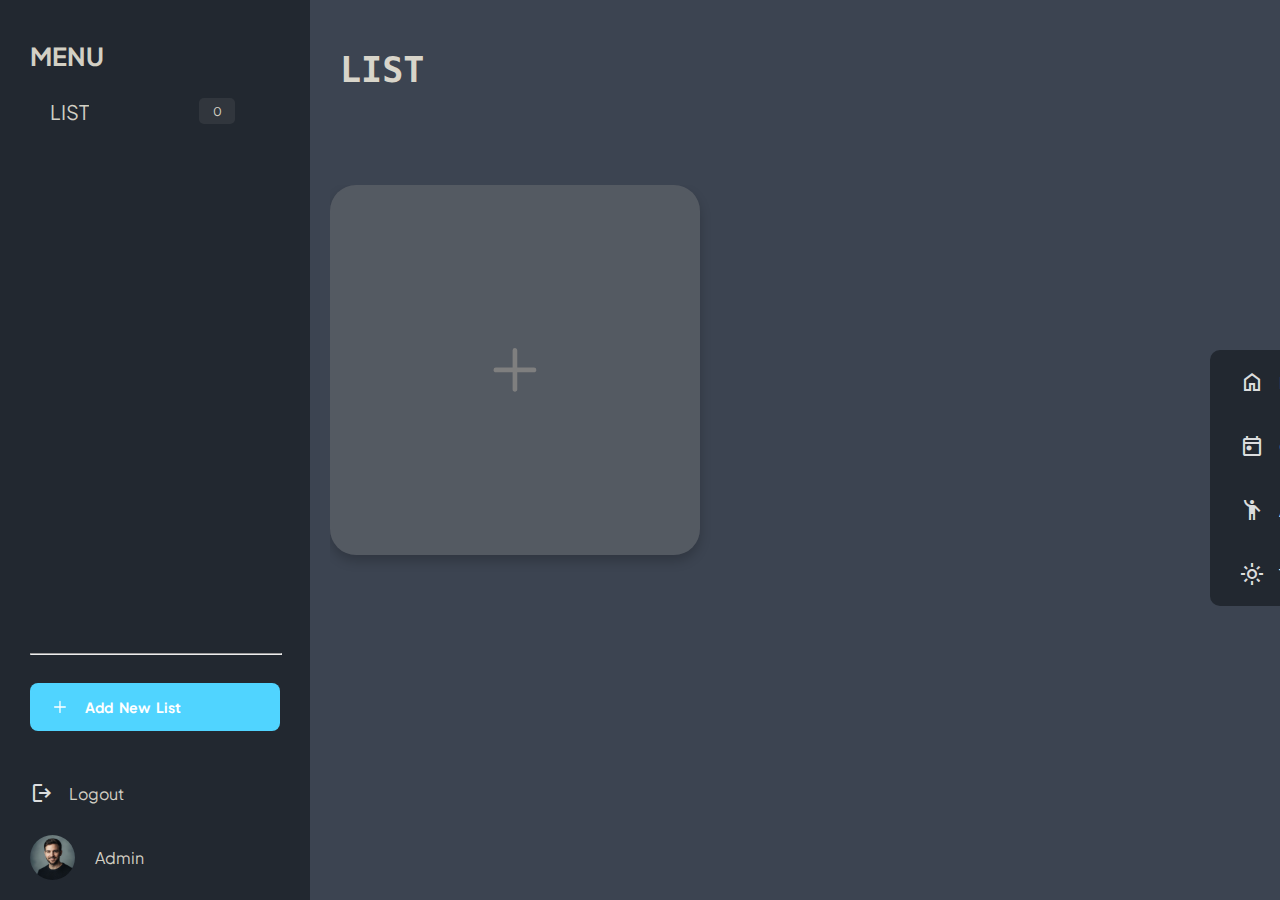
<file: todo/index.html>
<!doctype html>
<html data-theme="dark">
	<head>
		<meta name="viewport" content="width=device-width, initial-scale=1.0">
		<link rel="stylesheet" href="./index.css"/>
		<script src="./index.js"/ defer></script>
		<style>
		@import url('https://fonts.googleapis.com/css2?family=Caveat&family=Inter&family=Plus+Jakarta+Sans:ital,wght@0,200..800;1,200..800&display=swap');
		</style>
		<link href="https://fonts.googleapis.com/css2?family=Material+Symbols+Outlined" rel="stylesheet">
		<link href="https://fonts.googleapis.com/icon?family=Material+Icons" rel="stylesheet">
	</head>
	<body>
		<nav class="left-nav">
			<p class="tasks-text">MENU</p>
			<ul id="left-navbar" class="left-navbar">
				<a list="35fd7e4c-5e49-4b36-8d81-f9da7b66bc82" href="javascript:update_current_list('35fd7e4c-5e49-4b36-8d81-f9da7b66bc82')" class="list-item" >
					<li id="35fd7e4c-5e49-4b36-8d81-f9da7b66bc82_nav_title">LIST</li>
					<p id="35fd7e4c-5e49-4b36-8d81-f9da7b66bc82_num" class="tasks-num">0</p>
					<div class="setting" style="position: relative;" onclick="alert('This Can\'t be Deleted!')">
						<svg version="1.1" xmlns="http://www.w3.org/2000/svg" xmlns:xlink="http://www.w3.org/1999/xlink" viewBox="0 0 640 640" style="" xml:space="preserve"><path fill="rgb(225 94 106)" d="M183.1 137.4C170.6 124.9 150.3 124.9 137.8 137.4C125.3 149.9 125.3 170.2 137.8 182.7L275.2 320L137.9 457.4C125.4 469.9 125.4 490.2 137.9 502.7C150.4 515.2 170.7 515.2 183.2 502.7L320.5 365.3L457.9 502.6C470.4 515.1 490.7 515.1 503.2 502.6C515.7 490.1 515.7 469.8 503.2 457.3L365.8 320L503.1 182.6C515.6 170.1 515.6 149.8 503.1 137.3C490.6 124.8 470.3 124.8 457.8 137.3L320.5 274.7L183.1 137.4z"></path></svg>
					</div>
				</a>
			</ul>
			<hr>
			<a id="add-list-item" href="javascript:create_new_nav_option()" class="add-list">
				<div id="new-list" class="new-list">
				    <svg viewBox="0 0 16 16" class="plus-symbol" style="width:30px;height:14px; display:flex; fill: rgb(255,255,255);">
					<path d="M7.977 14.963c.407 0 .747-.324.747-.723V8.72h5.362c.399 0 .74-.34.74-.747a.746.746 0 00-.74-.738H8.724V1.706c0-.398-.34-.722-.747-.722a.732.732 0 00-.739.722v5.529h-5.37a.746.746 0 00-.74.738c0 .407.341.747.74.747h5.37v5.52c0 .399.332.723.739.723z"></path>
				    </svg>
				    <p>Add New List</p>
				</div>
			</a>
			<a href="/Web1201/login/login.html"class="logout">
			<span class="material-symbols-outlined">
			    logout
			 </span>
			 Logout
			</a>
			<div class="profile">
				<a href="#">
					<img src="../images/john_doe.jpg">
					<p>Admin</p>
				</a>
			</div>
		</nav>
		<div class="main-container">
			<textarea wrap="off" placeholder="LIST NAME" maxlength="30" class="title" id="title"></textarea>
			<div class="notes_container" id="notes_container">
				<div class="plus_more" id="plus_symbol">
						<svg  role="graphics-symbol" viewBox="0 0 16 16" class="plus-symbol" style="width:50px; fill: rgb(127, 127, 127); flex-shrink: 0;"><path d="M7.977 14.963c.407 0 .747-.324.747-.723V8.72h5.362c.399 0 .74-.34.74-.747a.746.746 0 00-.74-.738H8.724V1.706c0-.398-.34-.722-.747-.722a.732.732 0 00-.739.722v5.529h-5.37a.746.746 0 00-.74.738c0 .407.341.747.74.747h5.37v5.52c0 .399.332.723.739.723z"></svg></path>
				</div>
				<nav class="right-nav">
					<ul class="right-ul">
						<li><a class="right-ul-li" href="/Web1201/main-page/main-page.html"><span class="material-symbols-outlined">home</span>Home</a></li>
						<li><a class="right-ul-li"href="#"><span class="material-symbols-outlined">today</span>Calendar</a></li>
						<li><a class="right-ul-li" href="/Web1201/about.html"><span class="material-symbols-outlined">emoji_people</span>About Us</a></li>
						<li><a id="theme-toggle" class="right-ul-li" href="javascript:change_theme()"><span class="material-symbols-outlined">light_mode</span>Theme</a></li>
					</ul>
				</nav>
			</div>
	</body>

</html>
</file>
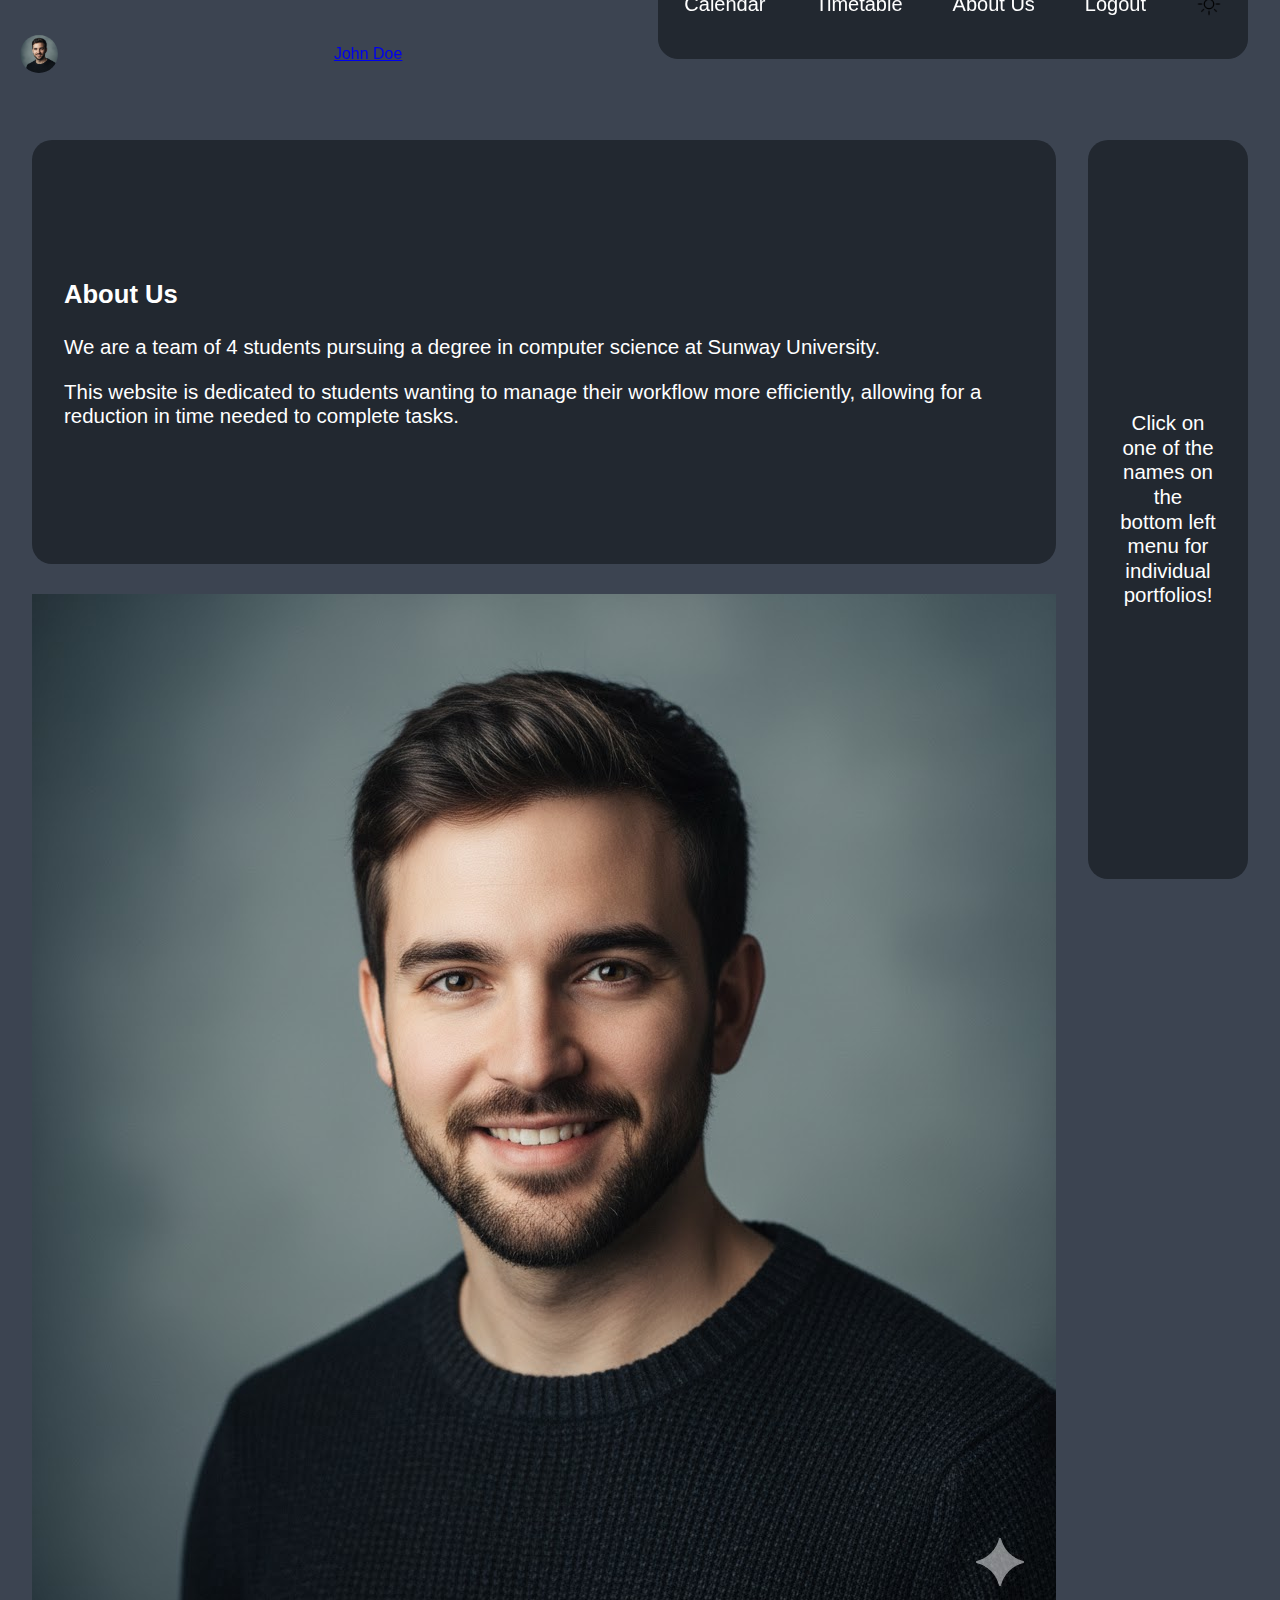
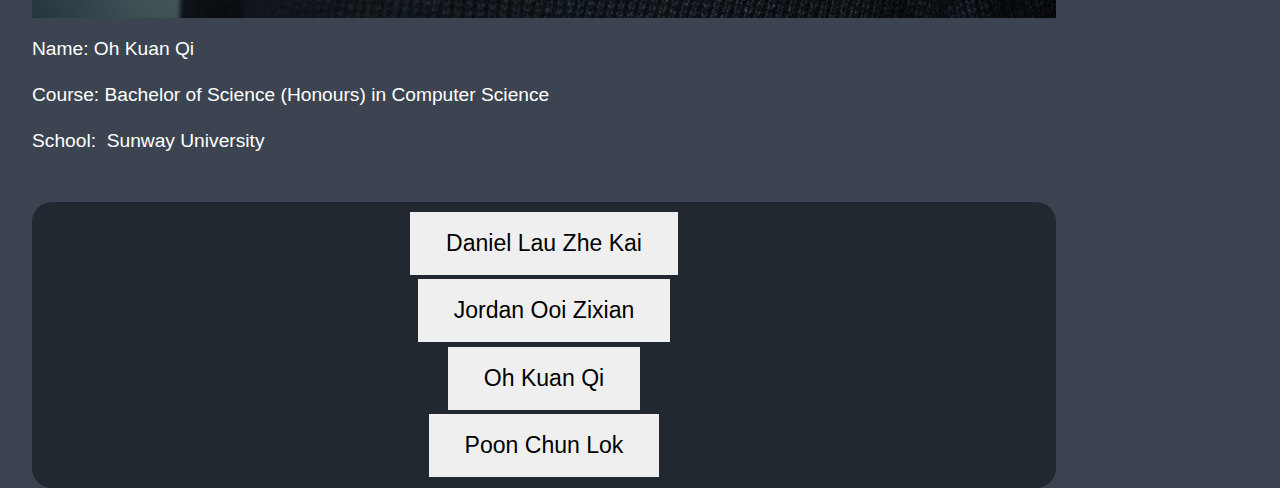
<file: about1.html>
<html>
    <head>
        <meta name="viewport" content="width=device-width, initial-scale=1.0">
        <!-- Light mode favicon -->
        <link rel="icon" href="images/home_light.png" type="image/x-icon" media="(prefers-color-scheme: light)">
        <!-- Dark mode favicon -->
        <link rel="icon" href="images/home_dark.png" type="image/x-icon" media="(prefers-color-scheme: dark)">
        <link rel="icon" type="image/png" href="images/home.png">
        <title>About</title>
        <link rel="stylesheet" href="style_about.css">
    </head>
    <body>
        <button onclick="topFunction()" id="myBtn" title="Go to top"><i class="arrow up"></i></button>
        <div class="nav">
                    <a href="#" style="padding: 10px 20px;"><img src="images/john_doe.jpg"></a>
                    <a href="#" class="name" style="padding: 20px 0">John Doe</a>
                <div class="right" id="myNav1">
                    <a href="#">Calendar</a>
                    <a href="#">Timetable</a>
                    <a href="#">About Us</a>
                    <a href="#">Logout</a>
                    <a id="darkModeToggle" href="#"><img id="themeIcon" src="images/bright.png"></a>
                </div>
        </div>
            <div id="container">
                <div id="left_side">
                    <div id="about">
                        <div>
                            <p class="header">About Us</p>
                            <p class="description">We are a team of 4 students pursuing a degree in computer science at Sunway University.</p>
                            <p class="description">This website is dedicated to students wanting to manage their workflow more efficiently, allowing for a reduction in time needed to complete tasks.</p>
                        </div>
                    </div>
                    <div id="personal_about">
                        <img src="images/john_doe.jpg" alt="Image">
                        <p class="details">Name:&nbsp;Oh Kuan Qi
                        <br><br>Course:&nbsp;Bachelor of Science (Honours) in Computer Science
                        <br><br>School: &nbsp;Sunway University</p>
                    </div>
                    <div id="members">
                        <button id="mem_button1" class="mem_button1">Daniel Lau Zhe Kai</button>
                        <button id="mem_button2" class="mem_button2">Jordan Ooi Zixian</button>
                        <button id="mem_button3" class="mem_button3" onclick="toggleContent3()">Oh Kuan Qi</button>
                        <button id="mem_button4" class="mem_button4">Poon Chun Lok</button>
                    </div>
                </div>
                <div id="right_side">
                    <div id="start" class="start">
                        <p class="description">Click on one of the names on the bottom left menu for individual portfolios!</p>
                    </div>
                    <div id="profile3" class="profile3">
                        <p class="header">About</p>
                        <p class="description">Born and raised in Malaysia,&nbsp;I have been actively involved in computing and robotics since childhood. My journey began in 2014&nbsp;with the creation of my first website,&nbsp;which ignited a lasting passion for the Web.
                        <br><br>Since then,&nbsp;I have driven technological advancements within my secondary school through numerous computing projects. For example,&nbsp;in my third year,&nbsp;my friends and I developed a co-curricular activities database system. 
                        This project was a hands-on introduction to PHP,&nbsp;MySQL,&nbsp;and JavaScript,&nbsp;where I dove into problem-solving and troubleshooting. The success of digitally recording attendance cemented my interest and proficiency in back-end programming.
                        <br><br>Ultimately,&nbsp;these experiences have solidified my passion for innovation and my aspiration to leverage technology to build a more sustainable world. I aim to create solutions that bridge societal gaps. 
                        By combining my technical expertise with my leadership skills,&nbsp;I am confident in my ability to make a meaningful difference in everyday lives.</p>
                            <div id="education" class="education">
                                <p class="header">Education</p>
                                <div id="grid-container1" class="grid-container1">
                                    <div id="box1" class="box1">
                                        <p id="desc1" class="desc1">Cambridge A-Level</p>
                                        <p id="desc1" class="desc1">Taylor's College,&nbsp;Malaysia&nbsp;
                                        <p id="desc1" class="desc1">2022&nbsp;-&nbsp;2023</p>
                                    </div>
                                    <div id="box2" class="box2">
                                        <p id="desc1" class="desc1">Bachelor of Science (Honours) in Computer Science</p>
                                        <p id="desc1" class="desc1">Sunway University,&nbsp;Malaysia</p>
                                        <p id="desc1" class="desc1">2025&nbsp;-&nbsp;present</p>
                                    </div>
                                    <div id="box3" class="box3">
                                        <p id="desc1" class="desc1">IELTS</p>
                                        <p id="desc1" class="desc1">British Council,&nbsp;Malaysia</p>
                                        <p id="desc1" class="desc1">2023</p>
                                    </div>
                                </div>
                            </div>
                    </div>
                </div>
            </div> 
        <script src="script_about1.js"></script>
    </body>
</file>
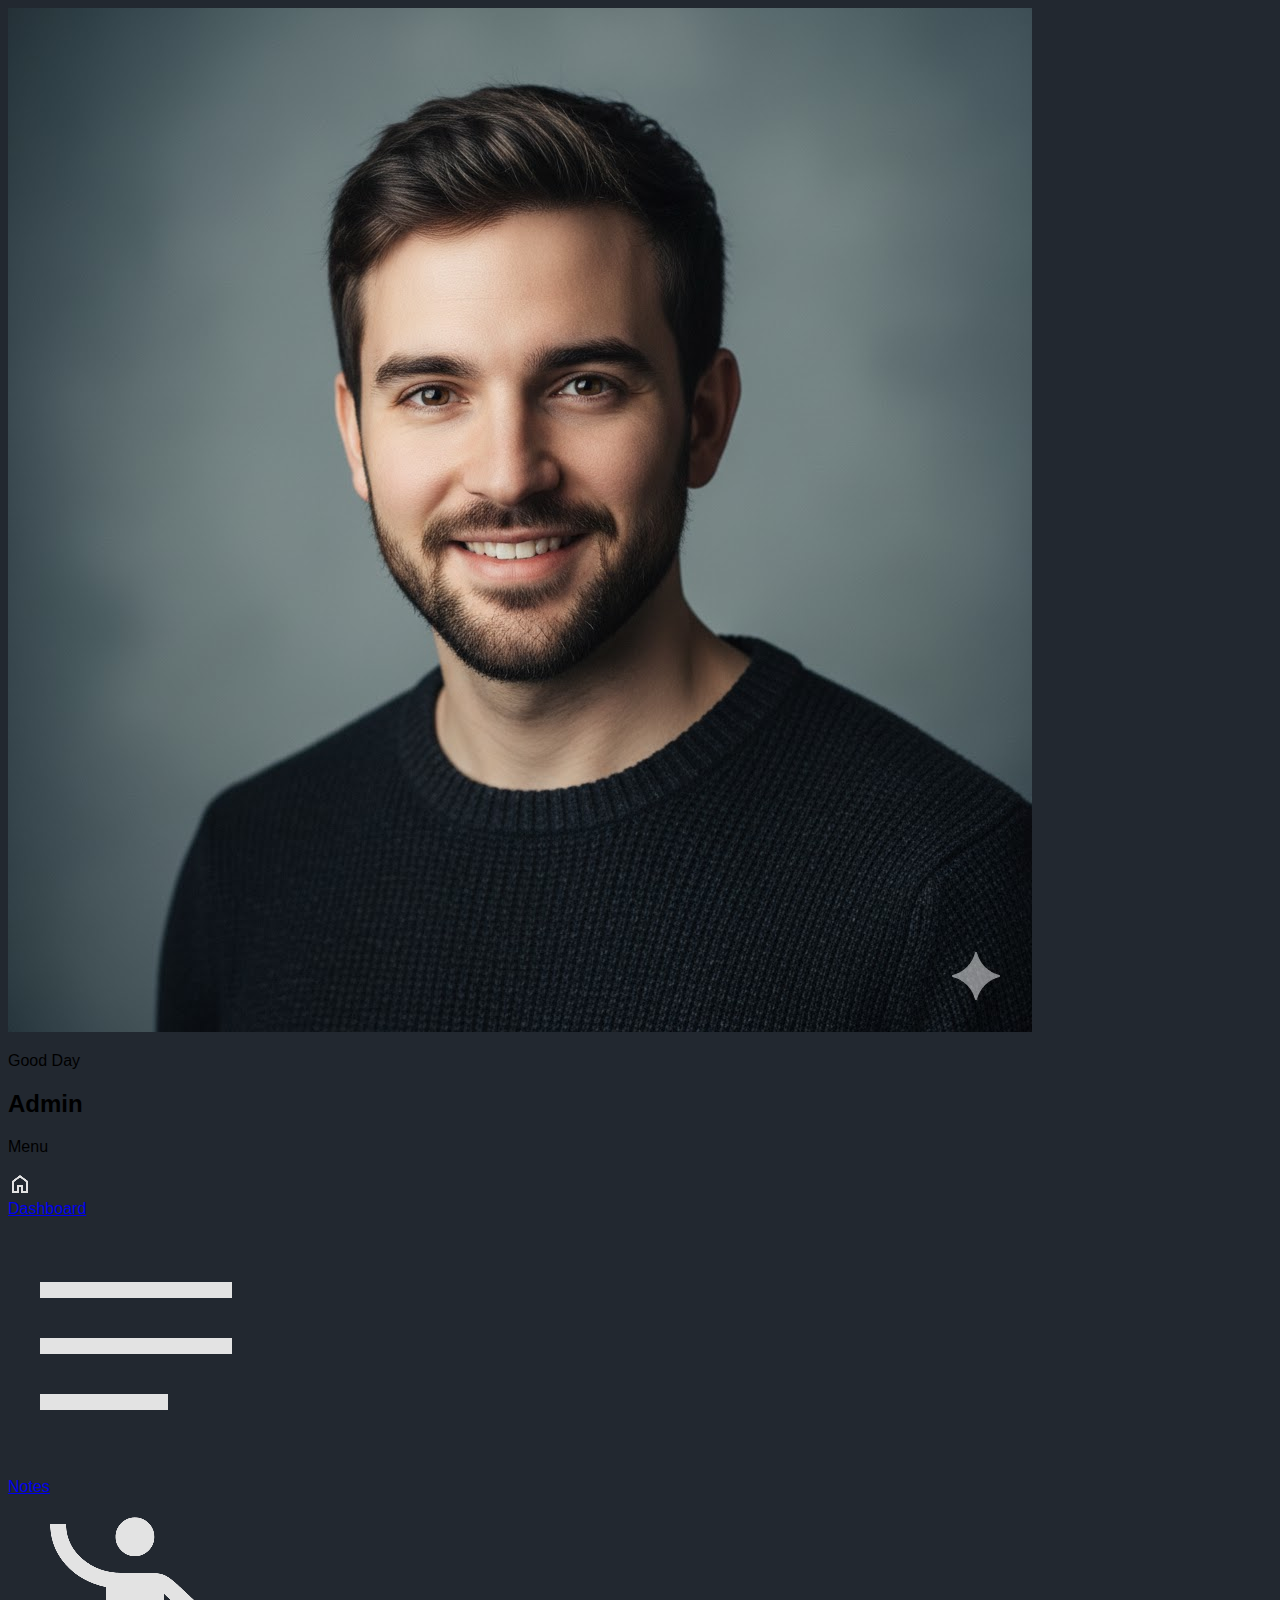
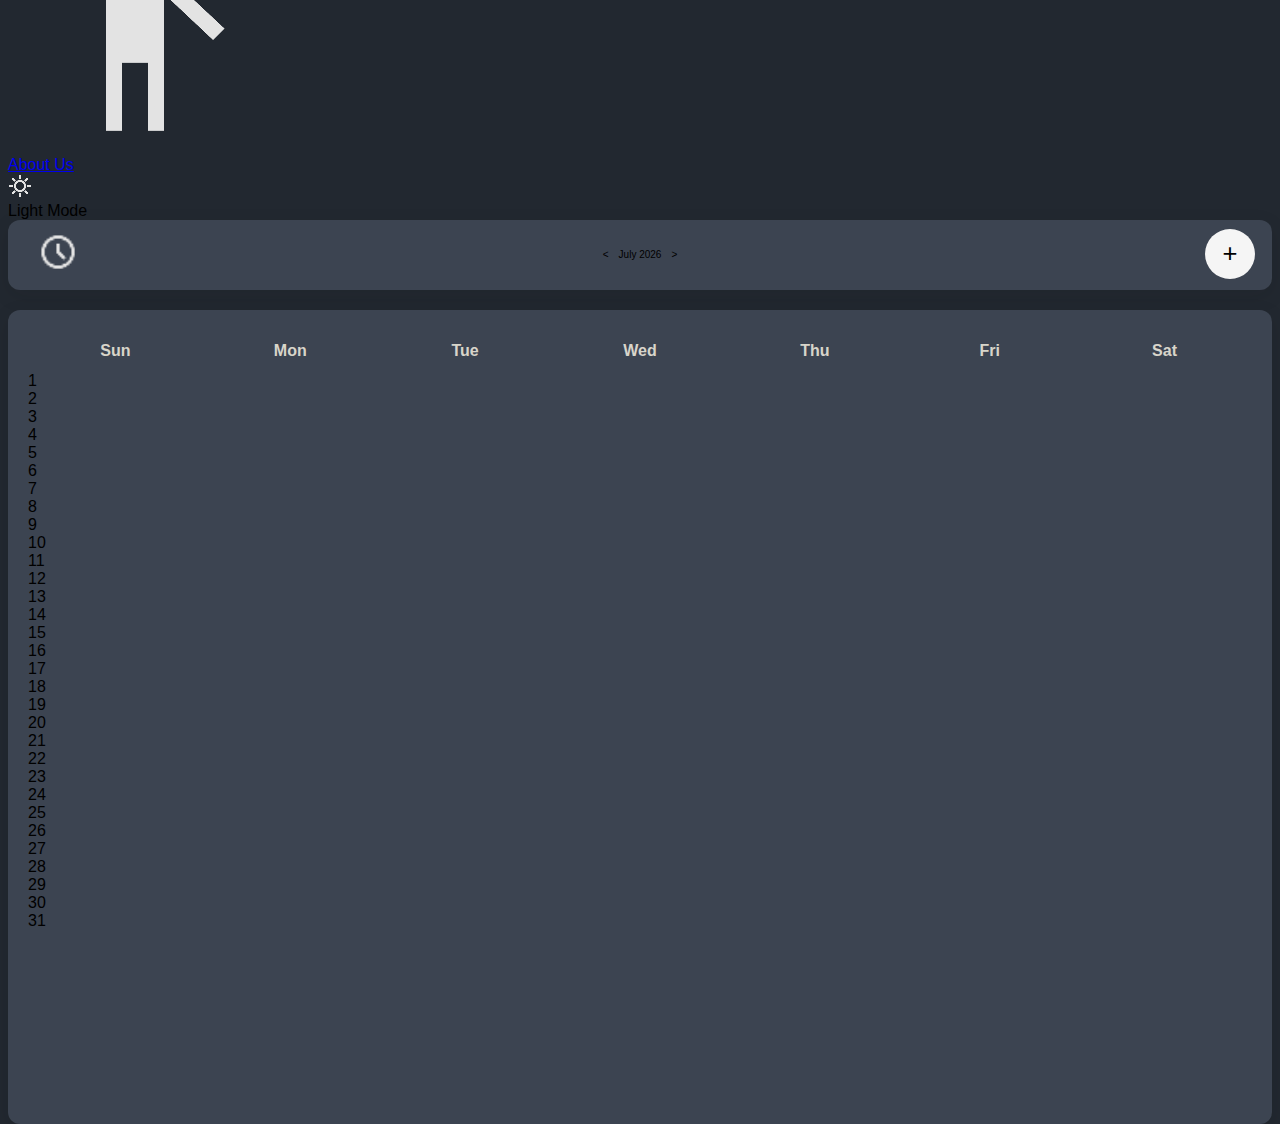
<file: calendar.html>
<!DOCTYPE html>
<html lang="en">
<head>
    <meta name="viewport" content="width=device-width, initial-scale=1.0, maximum-scale=1.0, user-scalable=no">
    <title>Calendar Page</title>
    <link rel="stylesheet" href="calendar.css">
</head>
<body>
    
    <div class="nav">
        <div class="icon">
            <div class="icon-img"><img src="images/john_doe.jpg" alt=""/></div>
            <div class="icon-con"> 
                <p>Good Day</p>
                <h2>Admin</h2>
            </div>
        </div>
        
        <div class="line"></div>
        <div class="title">
            <p>Menu</p>
        </div>
        <div class="menu">
            <a href="main-page.html" class="item">
                <div class="licon">
                    <img src ="images/home.png">
                </div>
                <div class="con">Dashboard</div> 
            </a>
                
            <a href="todo.html" class="item">
                <div class="licon">
                    <img src ="images/notes.png">
                </div>
                <div class="con">Notes</div>
            </a>

            <a href="about.html" class="item">
                <div class="licon">
                    <img src ="images/aboutus.png">
                </div>
                <div class="con">About Us</div>
            </a>

            <a class="item" onclick="switchtheme()">
                <div class="licon"> 
                    <img id="theme-icon" src="images/sun.png"> 
                </div>
                <div class="con" id="theme-text">Light Mode</div> 
            </a>
        </div>
    </div>

    <div class="main-content">
        <div class="calendar-header">
            <div class="header-left">
                <label for="chck1" class="reminder-panel-input">
                    <img src ="images/schedule.png">
                </label>
            </div>
    
            <div class="header-center">
                <span class="month-change" id="prev-month"> &lt; </span>
                <div class="date-display">
                    <span id="month-year-display"></span>
                </div>
                <span class="month-change" id="next-month"> &gt; </span>
            </div>

            <div class="header-right">
                <div class="EventContainer">
                    <div class="ToggleBtn"></div>
                    <div class="content">
                        <h1>New Event</h1>
                        <form id="eventForm">
                            <label for='eventName'>Event Name</label> 
                            <input type="text" id="eventName" maxlength="18" required> <br>
                            Date: <input type="date" id="eventDate" required> <br>
                            Time: <input type="time" id="eventTime" required> <br>
                            Description: <input type="text" id="eventDesc" maxlength="20">
                            <input type="submit" value="Save Event">
                        </form>
                    </div>
                </div>
            </div>
        </div>

        <div class="calendar-page">
            <input type="checkbox" id="chck1">
            <div class="reminder-panel">
                <label for="chck1" class="close-reminder">&times;</label>
                <h3>Reminder</h3> <div class="reminder-line"></div>
                <div class="reminder-list"></div>
            </div>

            <div class="calendar-container">
                <div class="week-header">
                    <div>Sun</div><div>Mon</div><div>Tue</div><div>Wed</div><div>Thu</div><div>Fri</div><div>Sat</div>
                </div>

                <div class="calendar-days"></div>
            </div>
        </div>
    </div>

    <script src="calendar.js"></script>

    <div id="viewEventModal" class="modal">
        <div class="modal-content">
            <span class="close-details">&times;</span>
            <h2 id="detailName">Event Name</h2>
            <p><strong>Date:</strong> <span id="detailDate"></span></p>
            <p><strong>Time:</strong> <span id="detailTime"></span></p>
            <p><strong>Description:</strong> <span id="detailDesc"></span></p>
            <button id="deleteEventBtn" class="delete-btn">Delete Event</button>
        </div>
    </div>

</body>
</html>
</file>
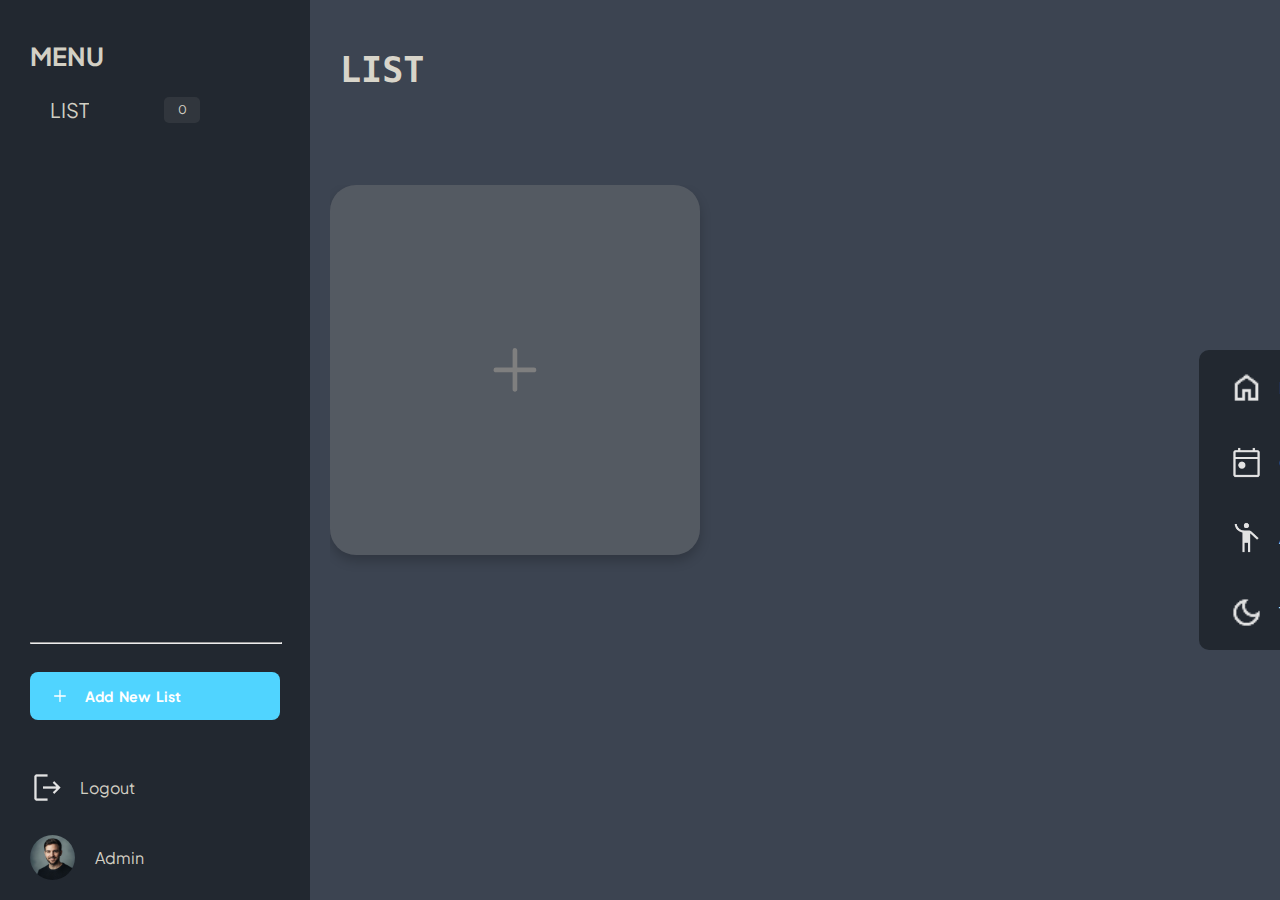
<file: todo.html>
<!doctype html>
<html data-theme="dark">
	<head>
		<meta name="viewport" content="width=device-width, initial-scale=1.0">
		<link rel="stylesheet" href="./todo.css"/>
		<script src="./todo.js" defer></script>
		<style>
		@import url('https://fonts.googleapis.com/css2?family=Caveat&family=Inter&family=Plus+Jakarta+Sans:ital,wght@0,200..800;1,200..800&display=swap');
		</style>
	</head>
	<body>
		<button onmousedown="togglemobilemenu()" class="mobile-menu-btn" id="mobile-menu-btn">
			<img src="images/menu.png" class="logo"></img>
		</button>
		<nav id="left-nav" class="left-nav">
			<p class="tasks-text">MENU</p>
			<ul id="left-navbar" class="left-navbar">
				<a list="35fd7e4c-5e49-4b36-8d81-f9da7b66bc82" onclick="update_current_list('35fd7e4c-5e49-4b36-8d81-f9da7b66bc82')" class="list-item" >
					<li id="35fd7e4c-5e49-4b36-8d81-f9da7b66bc82_nav_title">LIST</li>
					<p id="35fd7e4c-5e49-4b36-8d81-f9da7b66bc82_num" class="tasks-num">0</p>
					<img src="/images/close_small.png" id="first-x" class="logo setting"></span>
					</div>
				</a>
			</ul>
			<hr>
			<a id="add-list-item" onclick="create_new_nav_option()"  class="add-list">
				<div id="new-list" class="new-list">
				    <svg viewBox="0 0 16 16" class="plus-symbol" style="width:30px;height:14px; display:flex; fill: rgb(255,255,255);">
					<path d="M7.977 14.963c.407 0 .747-.324.747-.723V8.72h5.362c.399 0 .74-.34.74-.747a.746.746 0 00-.74-.738H8.724V1.706c0-.398-.34-.722-.747-.722a.732.732 0 00-.739.722v5.529h-5.37a.746.746 0 00-.74.738c0 .407.341.747.74.747h5.37v5.52c0 .399.332.723.739.723z"></path>
				    </svg>
				    <p>Add New List</p>
				</div>
			</a>
			<a href="index.html"class="logout">
			<img src="/images/logout.png"class="logo">Logout</img>
			</a>
			<div class="profile">
				<a href="#">
					<img src="../images/john_doe.jpg">
					<p>Admin</p>
				</a>
			</div>
		</nav>
		<div class="main-container">
			<textarea wrap="off" placeholder="LIST NAME" maxlength="30" class="title" id="title"></textarea>
			<div class="notes_container" id="notes_container">
				<div class="plus_more" id="plus_symbol">
						<svg  role="graphics-symbol" viewBox="0 0 16 16" class="plus-symbol" style="width:50px; fill: rgb(127, 127, 127); flex-shrink: 0;"><path d="M7.977 14.963c.407 0 .747-.324.747-.723V8.72h5.362c.399 0 .74-.34.74-.747a.746.746 0 00-.74-.738H8.724V1.706c0-.398-.34-.722-.747-.722a.732.732 0 00-.739.722v5.529h-5.37a.746.746 0 00-.74.738c0 .407.341.747.74.747h5.37v5.52c0 .399.332.723.739.723z"></svg></path>
				</div>
				<nav class="right-nav">
					<ul class="right-ul">
						<li><a class="right-ul-li" href="main-page.html"><img src="/images/home.png" class="logo"></img>Home</a></li>
						<li><a class="right-ul-li" href="calendar.html"><img src="/images/calendar.png" class="logo"></img>Calendar</a></li>
						<li><a class="right-ul-li" href="about1.html"><img src="/images/aboutus.png" class="logo"></img>About Us</a></li>
						<li><a id="theme-toggle" class="right-ul-li" href="javascript:change_theme()"><img src="/images/moon.png" class="logo"></img>Theme</a></li>
					</ul>
				</nav>
			</div>
	</body>

</html>
</file>
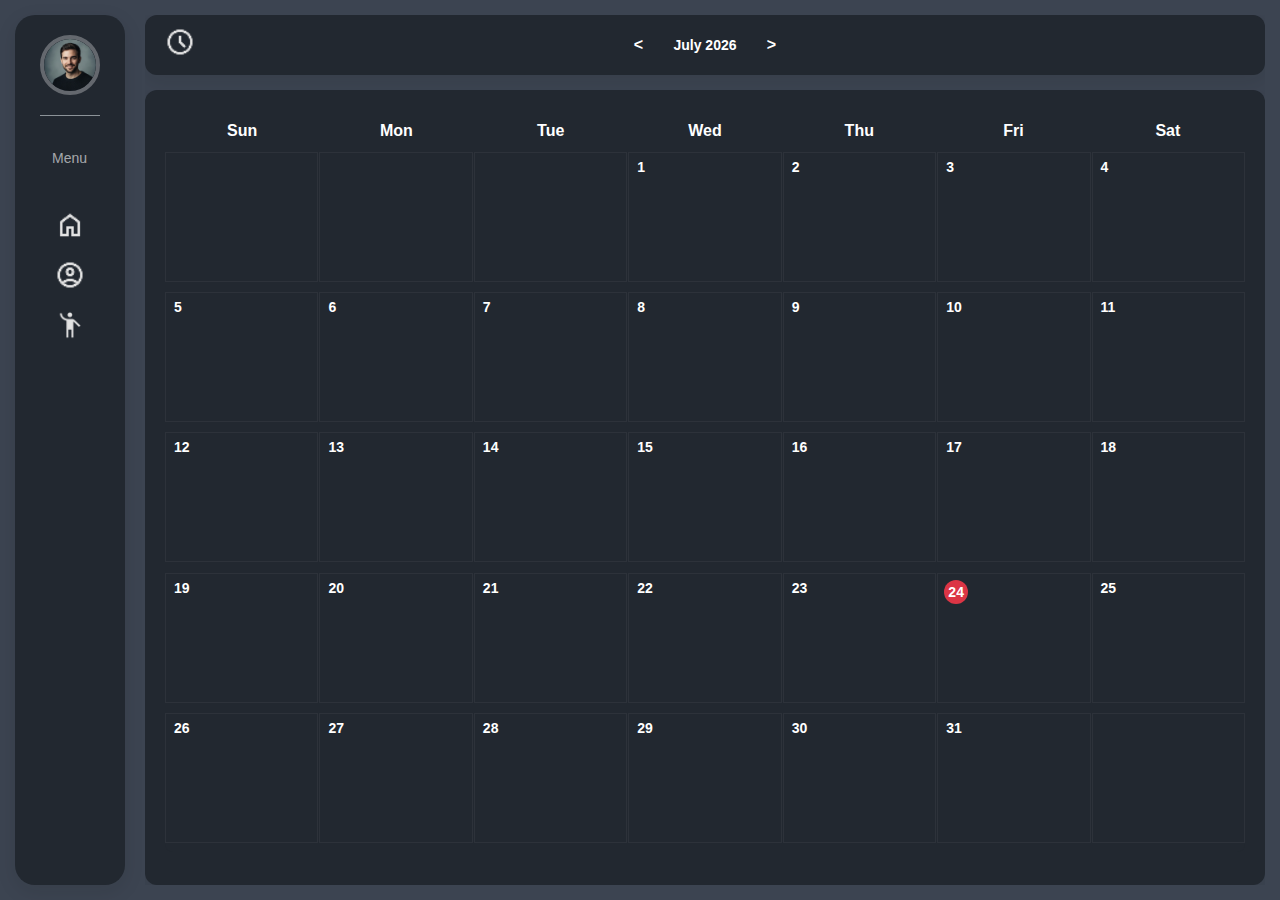
<file: calendar/calendar.html>
<!DOCTYPE html>
<html lang="en">
<head>
    <meta name="viewport" content="width=device-width, initial-scale=1.0, maximum-scale=1.0, user-scalable=no">
    <title>Calendar Page</title>
    <link rel="stylesheet" href="calendar.css">
</head>
<body>
    
    <div class="nav">
        <div class="icon">
            <div class="icon-img"><img src="../images/john_doe.jpg" alt=""/></div>
            <div class="icon-con"> 
                <p>Good Day</p>
                <h2>John Doe</h2>
            </div>
        </div>
        
        <div class="line"></div>
        <div class="title">
            <p>Menu</p>
        </div>
        <div class="menu">
            <a href="../main-page/main-page.html" class="item">
                <div class="licon">
                    <img src ="../images/home.png">
                </div>
                <div class="con">Dashboard</div> 
            </a>

            <a href="../login/login.html" class="item">
                <div class="licon">
                    <img src ="../images/account.png">
                </div>
                <div class="con">Profile</div>
            </a>

            <a href="../about1.html" class="item">
                <div class="licon">
                    <img src ="../images/aboutus.png">
                </div>
                <div class="con">About Us</div>
            </a>

        </div>
    </div>

    <div class="main-content">
        <div class="calendar-header">
            <div class="header-left">
                <label for="chck1" class="reminder-panel-input">
                    <img src ="../images/schedule.png">
                </label>
            </div>
    
            <div class="header-center">
                <span class="month-change" id="prev-month"> &lt; </span>
                <div class="date-display">
                    <span id="month-year-display"></span>
                </div>
                <span class="month-change" id="next-month"> &gt; </span>
            </div>

            <div class="header-right">
                <div class="EventContainer">
                    <div class="ToggleBtn"></div>
                    <div class="content">
                        <h1>New Event</h1>
                        <form id="eventForm">
                            <label for='eventName'>Event Name</label> 
                            <input type="text" id="eventName" required> <br>
                            Date: <input type="date" id="eventDate" required> <br>
                            Time: <input type="time" id="eventTime" required> <br>
                            Description: <input type="text" id="eventDesc">
                            <input type="submit" value="Save Event">
                        </form>
                    </div>
                </div>
            </div>
        </div>

        <div class="calendar-page">
            <input type="checkbox" id="chck1">
            <div class="reminder-panel">
                <label for="chck1" class="close-reminder">&times;</label>
                <h3>Reminder</h3> <div class="reminder-line"></div>
                <div class="reminder-list"></div>
            </div>

            <div class="calendar-container">
                <div class="week-header">
                    <div>Sun</div><div>Mon</div><div>Tue</div><div>Wed</div><div>Thu</div><div>Fri</div><div>Sat</div>
                </div>

                <div class="calendar-days"></div>
            </div>
        </div>
    </div>

    <script src="calendar.js"></script>

    <div id="viewEventModal" class="modal">
        <div class="modal-content">
            <span class="close-details">&times;</span>
            <h2 id="detailName">Event Name</h2>
            <p><strong>Date:</strong> <span id="detailDate"></span></p>
            <p><strong>Time:</strong> <span id="detailTime"></span></p>
            <p><strong>Description:</strong> <span id="detailDesc"></span></p>
            <button id="deleteEventBtn" class="delete-btn">Delete Event</button>
        </div>
    </div>

</body>
</html>
</file>
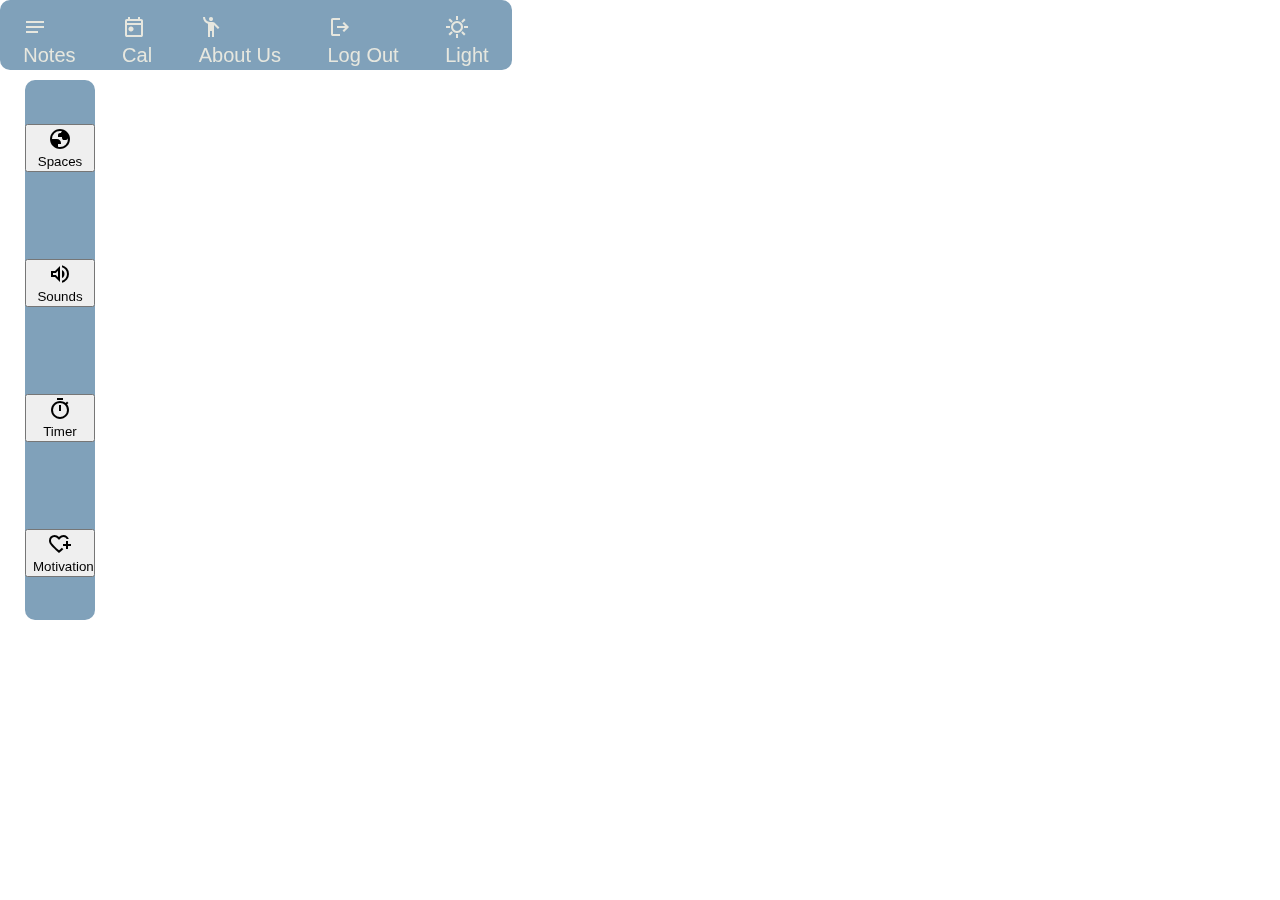
<file: main-page/main-page.html>
<!DOCTYPE html>
<html lang="en">
<head>
    <meta charset="UTF-8">
    <meta name="viewport" content="width=device-width, initial-scale=1.0">
    <title>Main Page</title>
    <link href="main-page-styles.css" rel="stylesheet">
    
    <!-- Fonts from Google -->
    <style>
    @import url('https://fonts.googleapis.com/css2?family=Nunito:ital,wght@0,200..1000;1,200..1000&display=swap');
    </style>
    <!-- CSS -->
    <link href="spaces-side-panel-styles.css" rel="stylesheet">
    <link href="music-side-panel-styles.css" rel="stylesheet">
    <link href="pomodoro-timer-styles.css" rel="stylesheet">
    <link href="motivation-styles.css" rel="stylesheet">
    <!-- JavaScripts -->
    <script src="music-sidebar.js" defer></script>
    <script src="spaces-sidebar.js" defer></script>
    <script src="pomodoro-timer.js" defer></script>
    <script src="motivation.js" defer></script>
    <script src="main-page.js" defer></script>
    <!-- Icons from Google -->
    <link href="https://fonts.googleapis.com/icon?family=Material+Icons" rel="stylesheet">
    <link href="https://fonts.googleapis.com/css2?family=Material+Symbols+Outlined" rel="stylesheet">
</head>
<body>
    <video autoplay muted loop class="background-video">
        <source src="https://cdn.pixabay.com/video/2024/02/25/201947-916877801_tiny.mp4">
    </video>
    <div class="navigation-bar">
        <div class="right-column" id="rightColumn">
            <a href="todo/index.html" class="navigation">
                <span class="material-symbols-outlined">notes</span>
                <div class="nav-description">Notes</div>
            </a>
            <a href="/calendar/calendar.html" class="navigation" >
                <span class="material-symbols-outlined">
                    today
                </span>
            <div class="nav-description">Cal</div>
            </a>      
            <a href="/about1.html" class="navigation">
                <span class="material-symbols-outlined">
                    emoji_people
                </span>
            <div class="nav-description">About Us</div>
            </a>
            <a href="/login/login.html" class="navigation">
                <span class="material-symbols-outlined">
                    logout
                 </span>
            <div class="nav-description">Log Out</div>
            </a>
            <a href="#" class="navigation">
                <span class="material-symbols-outlined">
                    sunny
                </span>
            <div class="nav-description">Light</div>
            </a>
        </div>
    </div>
    
    <div class="main-content-area">
        <div class="wrapper">

            <div class="side-nav-bar" id="sideNavBar">
                <button class="side-button" id="Spaces">
                    <span class="material-symbols-outlined">globe</span>
                    <div class="nav-description">Spaces</div>
                </button>
                <button class="side-button" id="Sounds">
                    <span class="material-symbols-outlined">volume_up</span>
                    <div class="nav-description">Sounds</div>
                </button>
                <button class="side-button" id="Timer">
                    <span class="material-symbols-outlined">timer</span>
                    <div class="nav-description">Timer</div>
                </button>
                <button class="side-button" id="Motivation">
                    <span class="material-symbols-outlined">
                        heart_plus</span>                   
                    <div class="nav-description">Motivation</div>
                </button>
            </div>

            <div class="side-content-area">
                <div class="content-area side-panel-open-1" id="SpacesContent" >
                <h1 class="side-panel-title">Featured Spaces</h1>
                <div class="video-selection">
                    <div class="video-row">
                        <div class="video-item-container">
                        <button class="video-item" id="RainyCafeAtNight">
                        </button>
                        <p class="video-title">Rainy Cafe</p> 
                        </div>
                        <div class="video-item-container">
                        <button class="video-item" id="HollowForest">
                        </button>
                        <p class="video-title">Hollow Forest</p> 
                        </div>
                    </div>
                    <div class="video-row">
                        <div class="video-item-container">
                        <button class="video-item" id="ByTheOcean">
                        </button>
                        <p class="video-title">By The Ocean</p> 
                        </div>
                        <div class="video-item-container">
                        <button class="video-item" id="SnowyCabin">
                        </button>
                        <p class="video-title">Snowy Cabin</p> 
                        </div>
                    </div>
                    <div class="video-row">
                        <div class="video-item-container">
                        <button class="video-item" id="Toronto">
                        </button>
                        <p class="video-title">Toronto</p> 
                        </div>
                        <div class="video-item-container">
                        <button class="video-item" id="StarWars">
                        </button>
                        <p class="video-title">Star Wars</p> 
                        </div>
                    </div>
                    <div class="video-row">
                        <div class="video-item-container">
                        <button class="video-item" id="AnimeGirlStudying">
                        </button>
                        <p class="video-title">Anime Girl</p> 
                        </div>
                        <div class="video-item-container">
                        <button class="video-item" id="FirePlace">
                        </button>
                        <p class="video-title">Fire Place</p> 
                        </div>
                    </div>
                    <div class="video-row">
                        <div class="video-item-container">
                        <button class="video-item" id="DystopianCity">
                        </button>
                        <p class="video-title">Dystopian City</p> 
                        </div>
                        <div class="video-item-container">
                        <button class="video-item" id="Cafe">
                        </button>
                        <p class="video-title">Cafe</p> 
                        </div>
                    </div>
                </div>
                <!--Volume Adjustment Section-->
                <div class="volume-adjust container">
                    <div class="current-background-title" id="CurrentBackgroundTitle">
                        Rainy Cafe
                    </div>
                    <div class="audio-container">
                    <audio loop controls class="background-audio" id="BackgroundAudioPlayer">
                        <source src="https://pub-ba7c81337874432dbe9c5b19d2cbd787.r2.dev/Delta%20Waves%20(looped).mp3" type="audio/mp3"/>
                    </audio>
                    </div>
                </div>
            </div>
            <button class="side-panel-toggle" id="SpacesToggleButton" type="button">
                <span class="material-icons sp-icon-open">arrow_back_ios</span>
            </button>

            <div class="content-area" id="Music">
                <h1 class="side-panel-title" id="SoundTitle">Sound Playlist</h1>
                <div class="music-selection">
                    <div class="music-row" >
                        <div class="audio-header">
                            <div class="audio-name">🔊 Delta Waves</div>
                        </div>
                        <div class="slider-container">
                            <audio class="audio-player" id="DeltaWavesAudio" loop controls>
                                <source src="https://pub-ba7c81337874432dbe9c5b19d2cbd787.r2.dev/Delta%20Waves%20(looped).mp3" type="audio/mp3"/>
                              </audio>
                        </div>
                    </div>
                    <div class="music-row" >
                        <div class="audio-header">
                            <div class="audio-name">🔊 Theta Waves</div>
                        </div>
                        <div class="slider-container">
                            <audio class="audio-player"  loop controls>
                                <source src="https://pub-ba7c81337874432dbe9c5b19d2cbd787.r2.dev/Theta%20waves%20(looped).mp3" type="audio/mp3"/>
                              </audio>
                        </div>
                    </div>
                    <div class="music-row" >
                        <div class="audio-header">
                            <div class="audio-name">☕️ Cafe</div>
                        </div>
                        <div class="slider-container">
                            <audio class="audio-player" loop controls>
                                <source src="https://pub-ba7c81337874432dbe9c5b19d2cbd787.r2.dev/Cafe%20(looped)-001.mp3"/>
                              </audio>
                        </div>
                    </div>
                    <div class="music-row" >
                        <div class="audio-header">
                            <div class="audio-name">🪵 Fireplace</div>
                        </div>
                        <div class="slider-container">
                            <audio class="audio-player"  loop controls>
                                <source src="https://pub-ba7c81337874432dbe9c5b19d2cbd787.r2.dev/Fireplace%20(looped).mp3" type="audio/mp3"/>
                              </audio>
                        </div>
                    </div>
                    <div class="music-row" >
                        <div class="audio-header">
                            <div class="audio-name">🔥 Lava</div>
                        </div>
                        <div class="slider-container">
                            <audio class="audio-player"  loop controls>
                                <source src="https://pub-ba7c81337874432dbe9c5b19d2cbd787.r2.dev/Lava%20(looped).mp3" type="audio/mp3"/>
                              </audio>
                        </div>
                    </div>
                    <div class="music-row" >
                        <div class="audio-header">
                            <div class="audio-name">🌊 Ocean</div>
                        </div>
                        <div class="slider-container">
                            <audio class="audio-player"  loop controls>
                                <source src="https://pub-ba7c81337874432dbe9c5b19d2cbd787.r2.dev/Ocean%20(looped)-002.mp3" type="audio/mp3"/>
                              </audio>
                        </div>
                    </div>
                    <div class="music-row" >
                        <div class="audio-header">
                            <div class="audio-name">🎮 Minecraft Music 1</div>
                        </div>
                        <div class="slider-container">
                            <audio class="audio-player"  loop controls>
                                <source src="https://lambda.vgmtreasurechest.com/soundtracks/minecraft/bgdvvqqi/1-18.%20Sweden.mp3" type="audio/mp3"/>
                              </audio>
                        </div>
                    </div>
                    <div class="music-row" >
                        <div class="audio-header">
                            <div class="audio-name">🎮 Minecraft Music 2</div>
                        </div>
                        <div class="slider-container">
                            <audio class="audio-player"  loop controls>
                                <source src="https://lambda.vgmtreasurechest.com/soundtracks/minecraft/opiwjgbq/1-03.%20Subwoofer%20Lullaby.mp3" type="audio/mp3"/>
                              </audio>
                        </div>
                    </div>
                    <div class="music-row" >
                        <div class="audio-header">
                            <div class="audio-name">🎮 Minecraft Music 3</div>
                        </div>
                        <div class="slider-container">
                            <audio class="audio-player"  loop controls>
                              </audio>
                        </div>
                    </div>
            </div>
            </div>
            <button class="side-panel-toggle" id="MusicToggleButton" type="button">
                <span class="material-icons sp-icon-open">arrow_back_ios</span>
            </button>
            <!-- Pomodoro Timer -->
            <div class="pomodoro-timer-section">
                <div class="pomodoro-timer-container">
                    <div class="title" id="pomodoro-title">Pomodoro Timer</div>
                    <div class="timer" id="timer">25:00</div>
                    <div class="controls" id="timer-controls">
                        <button id="start">Start</button>
                        <button id="stop">Stop</button>
                        <button id="reset">Reset</button>
                    </div>
                </div>
            </div>
            <div class="popup-overlay" id="motivation-popup">
                <div class="popup-content">
                    <h2>Daily Inspiration</h2>
                    <p id="quote-text">Loading...</p>
                    <button id="close-popup-btn">Close</button>
                </div>
            </div>
            </div>
        </div>
    
    </div>
</body>
</html>
</file>
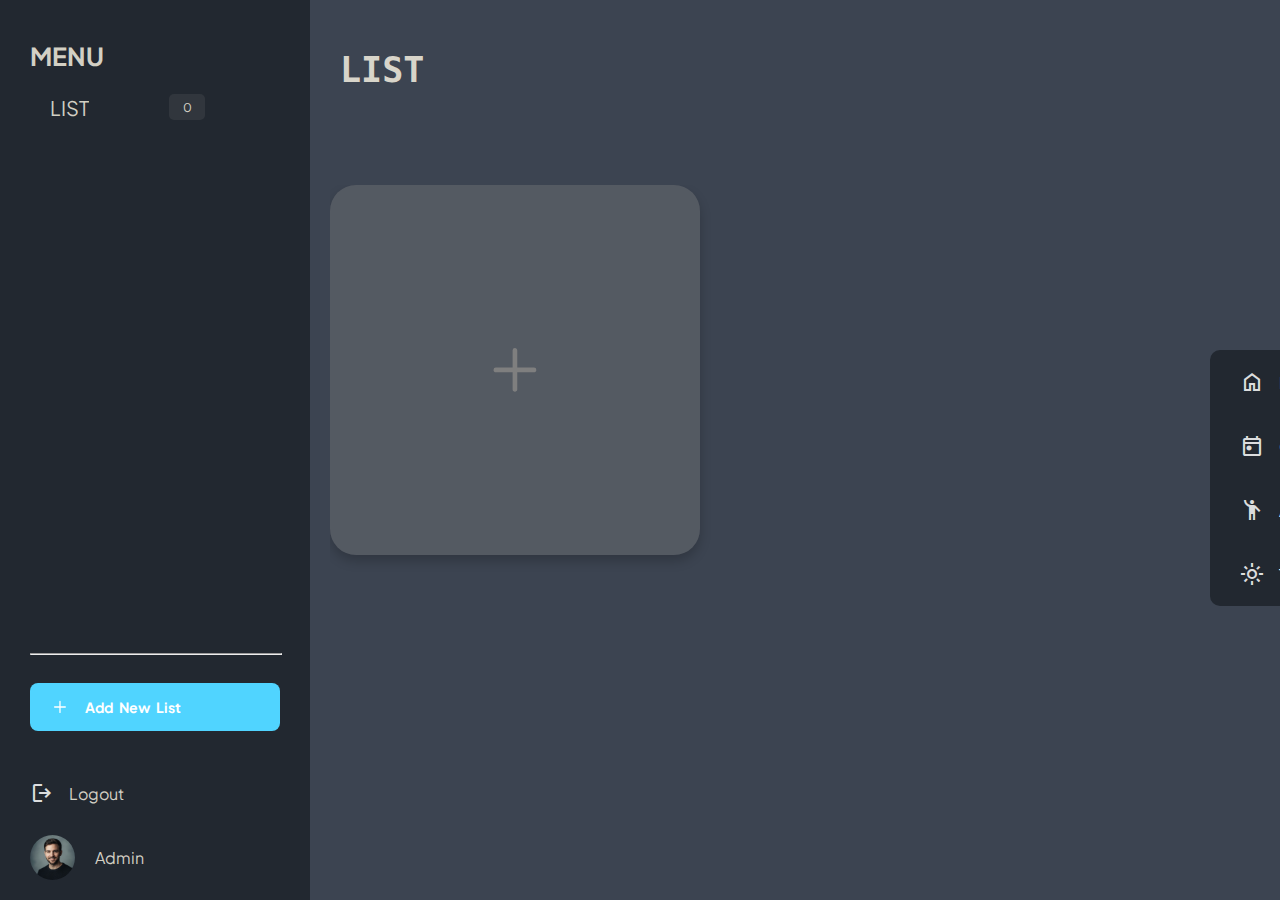
<file: todo/todo.html>
<!doctype html>
<html data-theme="dark">
	<head>
		<meta name="viewport" content="width=device-width, initial-scale=1.0">
		<link rel="stylesheet" href="./todo.css"/>
		<script src="./todo.js" defer></script>
		<style>
		@import url('https://fonts.googleapis.com/css2?family=Caveat&family=Inter&family=Plus+Jakarta+Sans:ital,wght@0,200..800;1,200..800&display=swap');
		</style>
		<link href="https://fonts.googleapis.com/css2?family=Material+Symbols+Outlined" rel="stylesheet">
		<link href="https://fonts.googleapis.com/icon?family=Material+Icons" rel="stylesheet">
	</head>
	<body>
		<button onmousedown="togglemobilemenu()" class="mobile-menu-btn" id="mobile-menu-btn">
			<span class="material-symbols-outlined">menu</span>
		</button>
		<nav id="left-nav" class="left-nav">
			<p class="tasks-text">MENU</p>
			<ul id="left-navbar" class="left-navbar">
				<a list="35fd7e4c-5e49-4b36-8d81-f9da7b66bc82" onclick="update_current_list('35fd7e4c-5e49-4b36-8d81-f9da7b66bc82')" class="list-item" >
					<li id="35fd7e4c-5e49-4b36-8d81-f9da7b66bc82_nav_title">LIST</li>
					<p id="35fd7e4c-5e49-4b36-8d81-f9da7b66bc82_num" class="tasks-num">0</p>
					<span id="first-x" class="material-symbols-outlined setting">close_small</span>
					</div>
				</a>
			</ul>
			<hr>
			<a id="add-list-item" onclick="create_new_nav_option()"  class="add-list">
				<div id="new-list" class="new-list">
				    <svg viewBox="0 0 16 16" class="plus-symbol" style="width:30px;height:14px; display:flex; fill: rgb(255,255,255);">
					<path d="M7.977 14.963c.407 0 .747-.324.747-.723V8.72h5.362c.399 0 .74-.34.74-.747a.746.746 0 00-.74-.738H8.724V1.706c0-.398-.34-.722-.747-.722a.732.732 0 00-.739.722v5.529h-5.37a.746.746 0 00-.74.738c0 .407.341.747.74.747h5.37v5.52c0 .399.332.723.739.723z"></path>
				    </svg>
				    <p>Add New List</p>
				</div>
			</a>
			<a href="/Web1201/login/login.html"class="logout">
			<span class="material-symbols-outlined">
			    logout
			 </span>
			 Logout
			</a>
			<div class="profile">
				<a href="#">
					<img src="../images/john_doe.jpg">
					<p>Admin</p>
				</a>
			</div>
		</nav>
		<div class="main-container">
			<textarea wrap="off" placeholder="LIST NAME" maxlength="30" class="title" id="title"></textarea>
			<div class="notes_container" id="notes_container">
				<div class="plus_more" id="plus_symbol">
						<svg  role="graphics-symbol" viewBox="0 0 16 16" class="plus-symbol" style="width:50px; fill: rgb(127, 127, 127); flex-shrink: 0;"><path d="M7.977 14.963c.407 0 .747-.324.747-.723V8.72h5.362c.399 0 .74-.34.74-.747a.746.746 0 00-.74-.738H8.724V1.706c0-.398-.34-.722-.747-.722a.732.732 0 00-.739.722v5.529h-5.37a.746.746 0 00-.74.738c0 .407.341.747.74.747h5.37v5.52c0 .399.332.723.739.723z"></svg></path>
				</div>
				<nav class="right-nav">
					<ul class="right-ul">
						<li><a class="right-ul-li" href="/Web1201/main-page/main-page.html"><span class="material-symbols-outlined">home</span>Home</a></li>
						<li><a class="right-ul-li" href="/Web1201/calendar/calendar.html"><span class="material-symbols-outlined">today</span>Calendar</a></li>
						<li><a class="right-ul-li" href="/Web1201/about.html"><span class="material-symbols-outlined">emoji_people</span>About Us</a></li>
						<li><a id="theme-toggle" class="right-ul-li" href="javascript:change_theme()"><span class="material-symbols-outlined">light_mode</span>Theme</a></li>
					</ul>
				</nav>
			</div>
	</body>

</html>
</file>
<file: todo/index.css>
html{
	font-family: "Plus Jakarta Sans",system-ui, -apple-system, BlinkMacSystemFont, 'Segoe UI', Roboto, Oxygen, Ubuntu, Cantarell, 'Open Sans', 'Helvetica Neue', sans-serif;
	scrollbar-color: rgba(255, 255, 255, 0.2) rgba(0, 0, 0, 0);
	height: 100%;
	--text-color: rgba(253, 247, 231, 0.822);
}
html[data-theme="dark"]{
	scrollbar-color: rgba(255, 255, 255, 0.2) rgba(0, 0, 0, 0);
	--text-color: rgba(253, 247, 231, 0.822);
	--main-container: rgb(60, 68, 81);
	--left-nav: rgb(34, 40, 48);
	--list-hover: #4e5b59b2;
	--task-num: #80808029;
	--new-list: #4e5b59;
	--new-list-background: #50d4ff;
	--new-list-hover: #00a0b7;
	--li_a: #bdb7bc;
	--li_a_hover: #fffafe;
	--title_hover: rgb(50, 58, 70);
	--title_focus: rgb(50, 58, 70);
	--notes-border: 1px solid rgba(255,255,255,0.04);
	--notes-hover: rgb(85, 95, 110);
	--plus_more: #8080805e;
	--selected: #4e5b59b2;
	--right-nav: rgb(34, 40, 48);
	--right-ul-li-hover: rgba(81, 80, 81);
	--right-ul-li: white;
	--emoji-color: rgba(255, 255, 255, 0.843);
	--text_box_placeholder: rgba(126, 117, 98, 0.9);
	--text_box: white;
	--note-header: white;
}
html[data-theme="light"]{
	scrollbar-color: rgba(105, 140, 160, 0.5) rgba(255, 250, 245);
	--text-color: rgb(74, 58, 41);
	--main-container: rgb(245, 240, 230);
	--left-nav: rgb(255, 250, 245);
	--list-hover: rgb(105, 140, 160);
	--task-num: rgba(105, 140, 160, 0.1);
	--new-list: #4e5b59;
	--new-list-hover: rgb(90, 125, 145);
	--new-list-background: rgb(105, 140, 160);
	--li_a: #bdb7bc;
	--li_a_hover: #fffafe;
	--title_hover: rgb(230, 225, 215);
	--title_focus: rgb(230, 225, 215);
	--notes-border: ;
	--notes-background: rgb(255, 255, 255);
	--notes-shadow: 0 8px 24px rgba(0,0,0,0.15);
	--notes-hover: rgb(248, 248, 248);
	--plus_more: rgba(105, 140, 160, 0.15);
	--selected: var(--list-hover);
	--right-nav: rgb(255, 250, 245);
	--right-ul-li-hover: rgb(235, 230, 220);
	--right-ul-li: rgb(74, 58, 41);
	--emoji-color: rgb(74, 58, 41);
}
.material-symbols-outlined {
  color: var(--emoji-color);
}
p{
	margin:0;
}
body{
	display:flex;
	height: 100%;
	margin: 0;
}
.left-nav{
	display:flex;
	flex-direction: column;
	padding: 40px 30px 20px 30px;
	flex-shrink:0;
	flex-basis:250px;
	background: var(--left-nav);
	color:var(--text-color);
	overflow-x:hidden;
}
.tasks-text{
	margin:0;
	font-size: 25px;
	font-weight: bold;
}
.left-navbar{
	padding-left:10px;
	display:flex;
	flex-direction: column;
	list-style-type: none;
	height: 100%;
	margin:0;
	overflow-y:scroll;
	overflow-x:hidden;
	scrollbar-width: thin;
}
.list-item{
	position: relative;
	border-radius: 10px;
	color: var(--text-color);
	width: 200px;
	text-decoration: none;
	font-size: 20px;
	margin-top: 20px;
	display:flex;
	align-items: center;
	gap: 15px;
	padding: 0px 10px;
}
.list-item > p{
	border-radius: 5px;
	margin-left: auto;
}
.list-item > li{
	white-space: nowrap;
	overflow:hidden;
	text-overflow:ellipsis;
	flex-grow:0;
}
.list-item:hover{
	color: var(--list-hover);
}
.list-item:hover > .setting{
	visibility: visible;
	opacity: 1;
}
.tasks-num{
	flex-shrink:0;
	font-size: 12px;
	display: flex;
	background-color: var(--task-num);
	align-items:center;
	justify-content: center;
	padding: 3px;
	width: 30px;
	height: 20px;
}
.add-list{
	text-decoration: none;
}
.new-list > svg{
	margin-right: 10px;
}
hr{
	width:100%;
	color: #80808078;
}
.new-list{
	display: flex;
	background:var(--new-list-background);
	border-radius:8px;
	font-size: 14px;
	font-weight:bold;
	padding:15px 15px;
	align-items: center;
	color: var(--new-list);
	word-spacing: 4px;
	margin-top: 20px;
	cursor:pointer;
}
.new-list:hover{
	background:var(--new-list-hover);
}
.new-list > p{
	color:white;
}
li a{
	color:var(--li_a);
	font-weight: 400;
	font-size: 16px;
	text-align: center;
	padding: 10px;
	margin: 0 10px;
	text-decoration: none;
}

li a:hover{
	color:var(--li_a_hover);
}
.main-container{
	display: flex;
	overflow:hidden;
	background: var(--main-container);
	flex-direction: column;
	align-items: center;
	width: 100%;
	padding: 20px;
	gap:60px;
}

.title{
	white-space: nowrap;
	align-self: flex-start;
	color: var(--text-color);
	font-weight: bold;
	font-size: 35px;
	margin-top: 20px;
	width:75%;
	background:transparent;
	resize: none;
	border:none;
	overflow: hidden;
	padding:10px;
	border-radius:15px;
	transition: background 0.5s ease-in-out;
}
.title:hover{
	background-color: var(--title_hover);
	border-radius:15px;
}
.title:focus{
	background-color: var(--title_focus);
	outline: none;
}
.notes{
	display: flex;
	flex-direction:column;
	position: relative;
	min-width: 250px;
	height:333px;
	justify-content: center;
	align-items: center;
	background-color: var(--notes-background);
	filter: brightness(150%);
	padding: 20px 60px;
	text-align: center;
	border-radius: 26px;
	box-shadow: 0px 6px 12px 0px rgba(0,0,0,0.2);
	border: var(--notes-border);
	transition: transform 140ms ease,background-color 140ms ease;
}
.notes:hover{
        cursor:text;
	transform: translateY(4px);
	background: var(--notes-hover);
}
.notes:hover > div > .garbage{
	visibility: visible;
	opacity:1;
}
.note-header{
	width:250px;
	font-family: "Caveat";
	resize:none;
	background: transparent;
	align-self: flex-start;
	border: none;
	font-weight: bold;
	font-size: 25px;
	color:var(--note-header);
}
.note-header:focus{
	outline: none;
}
.plus_more{
	min-width: 250px;
	height:250px;
	display:flex;
	padding: 60px;
	justify-content: center;
	align-items: center;
	background-color: var(--plus_more);
	border-radius: 26px;
	box-shadow: 0px 6px 12px 0px rgba(0,0,0,0.2);
	transition: transform 0.3s ease;
}
/* .plus_more:hover{ */
/* 	cursor: pointer; */
/* 	transform: translateX(10px); */
/* } */
.notes_container{
	display:flex;
	flex-wrap:wrap;
	height:100%;
	width:100%;
	justify-content: flex-start;
	overflow-y: auto;
	gap:20px;
	scrollbar-width: thin;
}	
.garbage{
	visibility: hidden;
	position:absolute;
	bottom:15px;
	height: 24px;
	right:10px;
	opacity: 0;
	color: #f006!important;
	font-size:30px !important;
}
.garbage:hover{
	cursor:pointer;
	animation: wobble 0.4s ease;
	transform: scale(1);
}


.text_box:focus{
	outline: none;
}
.text_box::placeholder{
	color: var(--text_box_placeholder);
}

.text_box{
	font-family: "Inter";
	font-size: 16px;
	width:250px;
	height:250px;
	border:none;
	resize:none;
	color:var(--text_box);
	background:transparent;
	white-space: pre-wrap;
	overflow-wrap: break-word;
	scrollbar-width: thin;
}
.text_box::-webkit-scrollbar-button{
	display:none;
}
.garbage-tooltip{
	visibility: hidden;
	position: absolute;
	bottom: 0;
	right: 0;
	opacity: 0;
	transition: opacity 0.3s ease-in;
}
.garbage:hover + .garbage-tooltip{
	visibility: visible;
	position: absolute;
	bottom: 50;
	right: -7;
	background-color: rgb(25,25,25);
	font-size: 13px;
	color: #bdb7bc;
	opacity:1;
}
.selected{
	color: var(--selected);
}
.setting{
	color:red;
	font-size: 30px !important;
	visibility: hidden;
	opacity: 0;
	transition: opacity 0.3s ease-in;
}
.setting:hover{
	cursor:pointer;
	animation: wobble 0.4s ease;
}
.right-nav{
	position: fixed;
	top: 350px;
	right: -99px;
	height:fit-content;
	background-color: var(--right-nav);
	border-radius: 10px;
	transition: right 0.5s ease-out;
}
.right-nav:hover{
	right:-18px;
}
.right-ul{
	display:flex;
	flex-direction: column;
	margin: 0;
	padding: 10px;
	gap: 20px;
}
.right-ul > li{
	list-style-type: none;
}
.right-ul-li{
	list-style-type: none;
	display: flex;
	gap: 15px;
	align-items: center;
	color: var(--right-ul-li);
}
.right-ul-li:hover{
	background-color:var(--right-ul-li-hover);
	border-radius: 10px;
}
.profile > a{
	display:flex;
	text-decoration: none;
	align-items: center;
	color: var(--text-color);
	gap: 20px;
}
.profile >a > img {
	height :45px;
	border-radius:50%;
	object-fit:cover;
}
.logout{
	text-decoration:none;
	color:var(--text-color);
	display:flex;
	align-items:center;
	margin-top: 50px;
	gap: 15px;
	margin-bottom: 30px;
	transition: margin 500ms ease-in;
}
.logout:hover{
	margin-left: 10px;
}
.mobile-menu-btn{
	display:none;
}
@keyframes wobble {
  0%   { transform: rotate(0deg); }
  40%  { transform: rotate(10deg); }
  70%  { transform: rotate(-10deg); }
  100% { transform: rotate(0deg); }
}
@media screen and (max-width: 768px){
	.mobile-menu-btn{
		display:block;
		position:fixed;
		top: 0px;
		left: 0px;
		background:transparent;
		border:none;
		z-index:1001;
	}
	.title{
		text-align:center;
		width:100%;
	}
	.mobile-menu-btn > span {
		font-size: 35px;
	}
	.notes_container{
		justify-content: center;
		padding-bottom:120px;
	}
	.main-container{
		width:100%;
	}
	.left-nav{
		display:none;
		position:fixed;
		z-index:1000;
		height:100vh;
		overflow-y:scroll;
	}
	.left-navbar{
		height:40%;
	}
	.right-nav{
		top: auto;
		bottom: 20px;
		right: 50%;
		height: auto;
		border-radius:50px;
		transform: translateX(50%);
		width: 90%;
		max-width:400px;
	}
	.right-ul{
		flex-direction:row;
		justify-content:space-around;
		padding: 10px 20px;
	}
	.right-ul-li span {
		font-size: 24px;
	}
	.right-ul-li{
		flex-direction:column;
		font-size: 10px;
		gap: 5px;
		padding: 5px;
	}
	.right-ul > li{
		flex: 1;
		min-width:0;
	}
	.right-nav:hover{
		right: 50%;
	}
}
</file>
<file: style_about.css>
body {
    font-family: 'Gill Sans', 'Gill Sans MT', Calibri, 'Trebuchet MS', sans-serif;
    margin: 0;
    padding: 0;
    background-color: rgb(60, 68, 81);
    color: white;
    display: flex;
    flex-direction: column;
    overflow: hidden;
    font-weight: normal;
}

textarea {
    font-family: Arial, Helvetica, sans-serif;
}

.header {
  font-size: 1.8vw;
  font-weight: 600;
}

.description {
  font-size: 1.3vw;
  line-height: 1.2;
}

#fixedbutton {
  /* float: left; removed float */
    position: fixed;
    align-items: center; /* Vertically center content */
    height: 12vh; /* Keep height for consistency */
    margin-left: 32px;
    margin-top: 20px;
    background-color: rgb(34, 40, 48);
    border: 0.1px solid white;
    border-radius: 20px;
    right: -116px;
    top: 50%;
    transition: right 0.5s;
    width: 180px;
}

#fixedbutton a {
    /* float: left; removed float */
    color: white;
    text-decoration: none;
    font-size: 20px;
    display: block;
    height: 12vh;
    /* Add padding to give space around the text */
    padding: 0 15px; 
    /* Center text vertically and horizontally inside the link */
    display: inline-flex; 
    flex-direction: row;
    align-items: center; 
    justify-content: center;
    gap: 16px; /* Space between text and image */
}


#fixedbutton:hover {
    right: 10px;
    transition: right 0.5s;
}

.details {
  font-size: 1.3vw;
  line-height: 1.2;
}

#container {
    display: grid;
    grid-template-columns: 2fr 5fr;
    width: 100%;
    margin: 0 auto;
    flex: 1;
    height: 90vh;
}

.nav {
    position: sticky;
    top: 0;
    list-style-type: none;
    width: 100%;
    /* Use flexbox for the main container */
    display: flex; 
    /* Vertically align items in the center */
    align-items: center; 
    /* Distribute space between .left and .right */
    justify-content: space-between; 
    height: 12vh;
    background-color: transparent;
}

.nav img, #fixedbutton img {
  display: block;
  height: 38px;
  /* margin: auto; removed auto margin */
  border-radius: 50%;
  object-fit: cover;
}

/* Updated .left to use flexbox */
.left {
  /* float: left; removed float */
    display: flex; /* Make it a flex container */
    align-items: center; /* Vertically center content */
    height: 12vh; /* Keep height for consistency */
    margin-left: 32px;
    margin-top: 20px;
    background-color: rgb(34, 40, 48);
    border: 1px solid rgb(34, 40, 48);
    border-radius: 20px;
}

.left a {
    /* float: left; removed float */
    color: white;
    text-decoration: none;
    font-size: 20px;
    display: block;
    height: 12vh;
    /* Add padding to give space around the text */
    padding: 0 15px; 
    /* Center text vertically and horizontally inside the link */
    display: inline-flex; 
    flex-direction: column;
    align-items: center; 
    justify-content: center;
    gap: 16px; /* Space between text and image */
}

/* Updated .right to use flexbox */
.right {
    /* float: right; removed float */
    display: flex; /* Make it a flex container */
    align-items: center; /* Vertically center content */
    background-color: rgb(34, 40, 48);
    width: auto;
    height: 12vh;
    margin-right: 32px;
    border-radius: 20px;
    border: 1px solid rgb(34, 40, 48);
    margin-top: -100px;
    transition: margin-top 0.5s;
}

.right:hover {
        margin-top: 20px;
        transition: margin-top 0.5s;
    }

/* Updated .right a to use flexbox for internal centering */
.right a, .smallright a, .smallclose a {
    /* margin: auto; removed auto margin */
    /* float: left; removed float */
    text-decoration: none;
    font-size: 20px;
    /* Make the link a flex container */
    display: inline-flex; 
    flex-direction: column;
    /* Center content horizontally and vertically */
    align-items: center; 
    justify-content: center;
    gap: 24px; /* Space between text and image */
    padding: 0 25px; /* Add padding for space */
    color: white;
}

.right img {
  width: 26px;
  height: 26px;
}

    .smallclose {
        display: none; /* Hidden on desktop */
        cursor: pointer;
        color: white; /* Default Dark Mode color */
        align-items: center; /* Vertically center content */
        background-color: rgb(34, 40, 48);
        width: auto;
        height: 12vh;
        margin-right: 0;
        border-radius: 20px;
        margin-top: 20px;
        border: 1px solid rgb(34, 40, 48);
        transition: margin-top 0.5s;
    }

.smallright {
    display: none; /* Hidden on desktop */
    cursor: pointer;
    color: white; /* Default Dark Mode color */
    align-items: center; /* Vertically center content */
    background-color: rgb(34, 40, 48);
    width: auto;
    height: 12vh;
    margin-right: 32px;
    border-radius: 20px;
    border: 1px solid rgb(34, 40, 48);
    margin-top: -100px;
    transition: margin-top 0.5s;
}

.smallright:hover {
    margin-top: 20px;
    transition: margin-top 0.5s;
}

#myBtn {
  display: none;
  position: fixed;
  bottom: 20px;
  right: 30px;
  z-index: 99;
  font-size: 20px;
  border: none;
  outline: none;
  box-shadow: 3px 8px 16px 8px rgba(0, 0, 0, 0.05);
  cursor: pointer;
  padding: 15px;
  padding-top: 25px;
  border-radius: 50%;
  width: 60px;
  height: 60px;
    /* Ensure this transition is present for the smoothness */
  transition: opacity 0.5s, visibility 0.5s; 
  /* Initial state is still defined here for the first load */
  visibility: hidden; 
  opacity: 0;
}

#myBtn:hover {
  background-color: white;
}

#left_side {
    display: flex;
    flex-direction: column;
    padding: 32px;
    gap: 30px;
    max-height: 80vh;
}

#right_side {
    background-color: rgb(34, 40, 48);
    border-radius: 20px;
    margin-top: 32px;
    margin-right: 32px;
    margin-bottom: 32px;
    padding: 32px;
    gap: 30px;
    display: flex;
    flex-direction: column;
    align-items: center;
    overflow-y: auto;
    max-height: 75vh;
}

#about, #personal_about1, #personal_about2, #personal_about3, #personal_about4{
    border-radius: 20px;
    padding: 32px;
    margin: auto;
    display: inline-flex;
    flex-direction: column;
    justify-content: center;
    min-height: 40vh;  
    overflow: hidden;
    background-color: rgb(34, 40, 48);
} 

/* AFTER - Find this block and change it */
#form {
    display: none; /* Keep #form hidden if it's used elsewhere, but remove 'form' */
}
/* New Rule for form container - hide by default */
#contactform { 
    display: none; 
    /* Add styling here to position/format your contact form container */
    position: fixed;
    top: 50%;
    left: 50%;
    transform: translate(-50%, -50%);
    z-index: 1000; /* Ensure it is above other content */
    background-color: rgb(34, 40, 48); /* Match dark mode background */
    border-radius: 20px;
    padding: 32px;
    box-shadow: 0 10px 30px rgba(0, 0, 0, 0.5);
    min-width: 300px;
    max-width: 90vw;
}

/* Style the actual form element inside the container */
#contactform form {
    display: flex; /* Make the form content appear */
    flex-direction: column;
    gap: 10px;
}

/* Style for form labels and inputs/textarea */
#contactform label {
    font-size: 18px;
    margin-top: 10px;
}

#contactform input[type="name"], 
#contactform input[type="text"], 
#contactform input[type="email"], 
#contactform textarea {
    padding: 10px;
    border: 1px solid white;
    border-radius: 5px;
    background-color: rgb(60, 68, 81);
    color: white;
    font-size: 16px;
}

#contactform textarea {
    resize: vertical;
}

#contactform input[type="submit"] {
    margin-top: 20px;
    padding: 15px;
    font-size: 18px;
    background-color: white;
    color: black;
    border-radius: 5px;
    cursor: pointer;
}

#contactform input[type="submit"]:hover {
    background-color: lightgray;
}

/* Class to show the form, to be added by JavaScript */
.contactform-open {
    display: block !important;
}


#personal_about1, #personal_about2, #personal_about3, #personal_about4, #profile1, #profile2, #profile3, #profile4 {
    display: none;
} 

#personal_about1 img, #personal_about2 img, #personal_about3 img, #personal_about4 img{
    width: 10vw;
    margin-left: auto;
    margin-right: auto;
    margin-top: 0;
    margin-bottom: 16px;
} 

#start {
    display: flex;
    height: 80vh;
    text-align: center;
    align-items: center;
}

#members {
    display: flex;
    flex-direction: column;
    border-radius: 20px;
    padding: 8px 32px 8px 32px;
    align-items: center;
    margin-top: auto;
    margin-bottom: auto;
    min-height: 30vh;
    overflow-y: scroll;
    background-color: rgb(34, 40, 48);
} 

.grid-container1 {
  margin-top: 16px;
  margin-bottom: 64px;
  display: grid;
  grid-template-columns: 3fr 6fr 3fr;
  gap: 30px;
}

.grid-container2 {
  margin-top: 16px;
  margin-bottom: 64px;
  display: grid;
  grid-template-columns: 3fr 3fr;
  gap: 30px;
}

.box1, .box2, .box3, .box4, .box5, .box6, .box7, .box8, .box9, .box10, .box11, .box12, .box13, .box14, .box15, .box16, .box17, .box18, .box19, .box20, .box21, .box22 {
  padding: 10px;  
  border: 0.5px solid white;
  border-radius: 8px; 
  cursor: pointer;
  box-shadow: 0 4px 12px rgba(0, 0, 0, 0.08); 
  transition: transform 0.3s ease, box-shadow 0.3s ease;
}

.desc1 {
  width: 100%;
  text-align: center;
  line-height: normal;
  font-size: 1.3vw;
}

button {
  font-family: 'Gill Sans', 'Gill Sans MT', 'Calibri', 'Trebuchet MS', sans-serif;
  border: none;
  padding: 18px 36px;
  text-align: center;
  text-decoration: none;
  display: inline-block;
  font-size: 1.4vw;
  margin: auto;
  transition-duration: 0.3s;
  cursor: pointer;
}

#mem_button {
  box-shadow: rgba(149, 157, 165, 0.2) 0px 8px 24px;
  width: 100%;
  border-radius: 20px;
  color: white;
  background-color: rgb(34, 40, 48);
}

#mem_button:hover {
    background-color: darkgray;
}


body.dark-mode {
    background-color: white; /* Invert: White background */
    color: black; /* Invert: Black text */
    font-weight: normal;
}

body.dark-mode .nav .right a img {
    filter: invert(1);
}

body.dark-mode .header, 
body.dark-mode .description, 
body.dark-mode .details {
    color: black; /* Invert: Black text */
}

body.dark-mode .nav {
    background-color: transparent; /* Invert: Transparent background */
    box-shadow: none; /* Remove dark shadow */
}

body.dark-mode .nav a {
    color: black; /* Invert: Black text */
    /* Maintain flex alignment */
    display: flex;
    align-items: center;
    justify-content: center;
}

/* Invert nav container colors for bright mode */
body.dark-mode .left, 
body.dark-mode .right {
    background-color: white;
    border: 1px solid white;
    box-shadow: rgba(149, 157, 165, 0.5) 0px 8px 24px;
}

body.dark-mode #fixedbutton {
    background-color: white;
    border: 0.2px solid gray;
}

body.dark-mode #fixedbutton a {
    color: black;
}

body.dark-mode #fixedbutton img {
    filter: invert(1);
}

body.dark-mode .left a,
body.dark-mode .right a {
    color: black;
}

body.dark-mode .smallright {
    background-color: white;
    border: 1px solid white;
    box-shadow: rgba(149, 157, 165, 0.5) 0px 8px 24px;
}

body.dark-mode .hamburger-icon {
    color: black; /* Bright Mode color */
}

/* Dark Mode Form Styles */
body.dark-mode #contactform {
    background-color: white; /* Invert */
    border: 1px solid black;
    color: black;
}

body.dark-mode #contactform input[type="name"], 
body.dark-mode #contactform input[type="text"], 
body.dark-mode #contactform input[type="email"], 
body.dark-mode #contactform textarea {
    background-color: #f0f0f0; /* Lighter background for inputs */
    color: black;
    border: 1px solid gray;
}

body.dark-mode #contactform input[type="submit"] {
    background-color: rgb(34, 40, 48);
    color: white;
}

body.dark-mode #right_side, 
body.dark-mode #about, 
body.dark-mode #personal_about1, 
body.dark-mode #personal_about2, 
body.dark-mode #personal_about3, 
body.dark-mode #personal_about4, 
body.dark-mode #members {
    background-color: white; /* Invert: White background */
    box-shadow: rgba(149, 157, 165, 0.5) 0px 8px 24px; /* Use a lighter shadow */
    color: black; /* Invert: Black text */
}

body.dark-mode .box1, .dark-mode .box2, .dark-mode .box3, .dark-mode .box4,
body.dark-mode .box5, .dark-mode .box6, .dark-mode .box7, .dark-mode .box8,
body.dark-mode .box9, .dark-mode .box10, body.dark-mode .box11, body.dark-mode .box12,
body.dark-mode .box13, body.dark-mode .box14, body.dark-mode .box15, body.dark-mode .box16,
body.dark-mode .box17, body.dark-mode .box18, body.dark-mode .box19, body.dark-mode .box20,
body.dark-mode .box21, body.dark-mode .box22 {
    background-color: #f9f9f9; /* Invert: Light gray background */
    color: black; /* Invert: Black text */
    border: none;
    box-shadow: 0 4px 12px rgba(0, 0, 0, 0.08); /* Use lighter shadow */
}

body.dark-mode button {
    background-color: #04AA6D; /* Use standard green button color */
    color: white;
}

body.dark-mode #mem_button{
    background-color: white; /* Invert: White background */
    color: black; /* Invert: Black text */
    box-shadow: rgba(149, 157, 165, 0.2) 0px 8px 24px;
}

/*Media Screen < 1300px */
@media screen and (max-width: 1300px) {
    #container {
        grid-template-columns: 3fr 5fr;
    }

    button {
        font-size: 1.8vw;
    }

    .description {
        font-size: 1.6vw;
        line-height: 1.2;
    }

    .header {
        font-size: 2vw;;
    }

    .desc1, .details {
        font-size: 1.5vw;
    }

}

/*Media Screen < 1000px */
@media screen and (max-width: 1000px) {
    /* Hide the desktop nav sections */
    .right {
        display: none;
    }

    @media (pointer:coarse) {
        .right, .smallright, .smallclose {
            margin-top: 20px;
        }
    }

    /* Mobile Menu Container - Displayed when the .mobile-open class is added */
    .right.mobile-open {
        display: flex; /* Show the container */
        position: absolute; /* Take it out of the nav flow */
        top: 120px; /* Position it just below the header bar (which is 10vh tall) */
        width: 100%; /* Full width */
        height: auto; /* Let content define height */
        flex-direction: column; /* Stack links vertically */
        background-color: rgb(34, 40, 48); /* Dark background */
        border-radius: 20px; /* Rounded corners only on the bottom */
        z-index: 10; /* Ensure it appears above main content */
        padding: 0; /* Clear padding */
    }

    /* Style for individual links in the mobile menu */
    .right.mobile-open a {
        width: 100%;
        padding: 20px 0; /* Larger touch targets */
        border-bottom: 1px solid rgba(100, 110, 120, 0.5); /* Separator line */
        box-sizing: border-box;
        height: auto; /* Reset link height */
        flex-direction: row; /* Change back to horizontal layout */
    }

    /* Remove the border from the last link */
    .right.mobile-open a:last-child {
        border-bottom: none;
    }

    /* Show the hamburger icon */
    .smallright {
        display: flex;
        align-items: center;
        /* Position the icon on the right */
    }
    
    /* Ensure the logo/image is visible on the far left */
    .left a:first-child {
        display: flex;
    }

    .description {
        font-size: 1.9vw;
        line-height: 1.2;
    }

    .header {
        font-size: 2.5vw;;
    }

    /* Override the nav display for mobile to only show the required elements (logo and hamburger) */
    .nav {
        justify-content: space-between;
    }

    .desc1, .details {
        font-size: 1.8vw;
    }

    #grid-container1 {
        grid-template-columns: 1fr;
        grid-template-rows: 1fr auto;
    }

    #desc1 {
        font-size: 2vw;
    }
}

@media screen and (max-width: 850px) {
    #container {
        /* This is the key change: setting the grid to a single column */
        grid-template-columns: 1fr;
        
        /* The previous line in your original code: 
           grid-template-rows: auto; 
           This is not strictly necessary but can remain if you want the rows 
           to size themselves based on content. */
        grid-template-rows: auto auto; /* Explicitly defining two auto-sized rows */
    }

    #desc1 {
        font-size: 3vw;
    }

    /* It's good practice to adjust padding/margins for smaller screens too */
    #left_side{
        margin: 0;
    }

    #right_side {
        margin: 0 32px 32px 32px;
    }

    .description, .details {
        font-size: 2.8vw; /* Example adjustment for legibility on small screens */
    }

    .header {
        font-size: 3.5vw; /* Example adjustment for legibility on small screens */
    }

    button {
        font-size: 2.8vw;
    }

    #right_side, #start {
        display: none;
    }

    #personal_about1 img, #personal_about2 img, #personal_about3 img, #personal_about4 img {
        width: 25%;
    }

    #personal_about1, #personal_about2, #personal_about3, #personal_about4, #about {
        min-height: auto;
    }
}

@media screen and (max-width: 600px) {
    #container {
        /* This is the key change: setting the grid to a single column */
        grid-template-columns: 1fr;
        
        /* The previous line in your original code: 
           grid-template-rows: auto; 
           This is not strictly necessary but can remain if you want the rows 
           to size themselves based on content. */
        grid-template-rows: auto auto; /* Explicitly defining two auto-sized rows */
    }

    .description, .details {
        font-size: 3.6vw; /* Example adjustment for legibility on small screens */
    }

    .header {
        font-size: 4.5vw; /* Example adjustment for legibility on small screens */
    }

    button {
        font-size: 4vw;
    }

    #right_side, #start {
        display: none;
    }

    #personal_about1 img, #personal_about2 img, #personal_about3 img, #personal_about4 img {
        width: 25%;
    }
}
</file>
<file: calendar.css>
body {
    background-color: rgb(34, 40, 48);
    font-family: Helvetica, Arial, sans-serif;
}

.calendar-header {
    display: flex;
    align-items: center;
    background: rgb(60, 68, 81);
    border-radius: 12px;
    padding: 2px 20px;
    font-size: 10px;
    box-shadow: transparent 0 0 0 3px, rgba(18, 18, 18, .1) 0 6px 20px;
}

.calendar-header img {
    width: 40px;
    height: 40px;
    padding: 10px;
}

.header-left,
.header-center,
.header-right {
    flex: 1;
    display: flex;
    align-items: center;
}

.header-left {
    justify-content: flex-start;
}

.header-center {
    justify-content: center;
    gap: 10px;
}

.header-right {
    justify-content: flex-end;
    gap: 10px;
    position: relative;
}

.month-button {
    border-radius: 12px;
    padding: 5px 10px;
    background: #eaeaea;
    border: none;
    cursor: pointer;
    color: white;
}

.calendar-header button {
    border: none;
    cursor: pointer;
    outline: none;
    background-color: transparent;
}

.calendar-page {
    display: flex;
    padding-top: 20px;
    height: 86vh;
}

.reminder-panel {
    font-size: 15px;
    font-weight: bold;
    width: 0px;
    background-color: rgb(60, 68, 81);
    border-radius: 12px;
    height: 86vh;
    padding: 0px;
    text-align: center;
    position: relative;
    overflow: hidden;
    box-shadow: transparent 0 0 0 3px, rgba(18, 18, 18, .1) 0 6px 20px;
    max-height: 0px;
    transition: width 0.3s ease-in, max-height 0.3s ease-in;
    color: white;
}

.reminder-line {
    position: absolute;
    left: 0;
    right: 0;
    height: 0px;
    background-color: white;
    transition: height 0.2s ease-in;
}

.calendar-container {
    flex-grow: 1;
    height: 100%;
    background: rgb(60, 68, 81);
    border-radius: 12px;
    padding: 20px;
    box-shadow: transparent 0 0 0 3px, rgba(18, 18, 18, .1) 0 6px 20px;
}

.week-header {
    display: grid;
    grid-template-columns: repeat(7, 1fr);
    font-weight: bold;
    padding: 12px 0;
    color: rgba(253, 247, 231, 0.822);
    text-align: center;
}

.calendar-grid {
    display: grid;
    grid-template-columns: repeat(7, 1fr);
    background-color: rgb(60, 68, 81);
    min-height: 700px;
    border-radius: 8px;
}

.day {
    min-height: 50px;
    padding: 8px;
    font-size: 14px;
    background-color: rgb(60, 68, 81);
    border: 1px solid lightgray;
    color: white;
}

.day.today {
    font-weight: 600;
}

.day.today .date-num {
    background-color: red;
    color: white;
    width: 28px;
    height: 28px;
    border-radius: 50%;
    display: inline-flex;
    align-items: center;
    justify-content: center;
}

.day:hover {
    background-color: #f5f5f5;
    color: black;
}

input[type="checkbox"] {
    position: absolute;
    opacity: 0;
    z-index: -1;
}

.reminder-panel-input {
    cursor: pointer;
    font-size: 25px;
}

.reminder-panel-input::after {
    display: inline-block;
    margin-left: 6px;
    color: black;
}

input:checked~.reminder-panel {
    max-height: 100vh;
    width: 200px;
    padding: 20px;
}

input:checked~.reminder-panel .reminder-line {
    height: 1px;
}

.calendar-page:has(input:checked) {
    gap: 20px;
}

.EventContainer {
    position: absolute;
    width: 0px;
    height: 0px;
    background: whitesmoke;
    border-radius: 25px;
    transition: 0.5s;
    display: flex;
    justify-content: center;
    align-items: center;
    top: 29px;
    right: 30px;
    z-index: 50;
}

.EventContainer.active {
    width: 400px;
    height: 400px;
}

.ToggleBtn {
    position: absolute;
    width: 50px;
    height: 50px;
    background: whitesmoke;
    border-radius: 50%;
    cursor: pointer;
    display: flex;
    align-items: center;
    justify-content: center;
    color: black;
    user-select: none;
    top: -55px;
    right: -33px;
    transform-origin: center;
    transition: transform 0.2s ease;
}

.ToggleBtn::before {
    content: "+";
    font-size: 1.6rem;
    line-height: 1;
    display: block;
    margin: 0;
}

.EventContainer.active .ToggleBtn {
    transform: rotate(135deg);
}

.EventContainer .content {
    min-width: 400px;
    padding: 40px;
    color: black;
    opacity: 0;
    transition: 0.5s;
    transform: scale(0);
}

.EventContainer.active .content {
    opacity: 1;
    transition-delay: 0.2s;
    transform: scale(1);
}

form {
    display: grid;
    grid-template-rows: auto;
    grid-template-columns: 6em 1fr;
    gap: 2em;
    min-width: 20em;
    width: 80%;
    margin-left: 30px;
    font-size: 13px;
    padding-bottom: 28px;
}

input[type="submit"] {
    grid-column: 2 / 3;
    width: 13em;
    margin-left: 0;
    background-color: green;
    color: white;
    border-radius: 10px;
}

input {
    width: 100%;
    padding: 5px;
    box-sizing: border-box;
    border-radius: 10px;
}

.content h1 {
    padding-left: 28px;
    font-size: 30px;
}

.event-marker {
    display: block;
    background-color: cyan;
    color: black;
    font-size: 10px;
    padding: 2px 4px;
    margin-top: 2px;
    border-radius: 4px;
    white-space: nowrap;
    overflow: hidden;
    text-overflow: ellipsis;
    cursor: pointer;
}

.event-marker:hover {
    background-color: #218838;
}

.modal {
    display: none;
    position: fixed;
    z-index: 1000;
    left: 0;
    top: 0;
    width: 100%;
    height: 100%;
    background-color: rgba(0, 0, 0, 0.5);
    justify-content: center;
    align-items: center;
}

.modal-content {
    background-color: white;
    padding: 25px;
    border-radius: 12px;
    width: 300px;
    color: rgb(60, 68, 81);
    position: relative;
    box-shadow: 0 4px 8px rgba(0, 0, 0, 0.2);
}

.close-details {
    position: absolute;
    top: 10px;
    right: 15px;
    font-size: 24px;
    font-weight: bold;
    cursor: pointer;
    color: #aaa;
}

.close-details:hover {
    color: black;
}

.modal.show {
    display: flex;
}

.delete-btn {
    background-color: #dc3545;
    color: white;
    border: none;
    padding: 10px 15px;
    border-radius: 6px;
    cursor: pointer;
    margin-top: 20px;
    width: 100%;
    font-size: 14px;
}

.delete-btn:hover {
    background-color: #c82333;
}

.reminder-panel h3 {
    margin: 10px 0;
    font-size: 18px;
}

.reminder-list {
    margin-top: 20px;
    display: flex;
    flex-direction: column;
    gap: 10px;
}

.reminder-card {
    background-color: rgba(255, 255, 255, 0.1);
    border-radius: 8px;
    padding: 10px;
    text-align: left;
    box-shadow: 0 2px 5px rgba(0, 0, 0, 0.2);
    transition: transform 0.2s;
}

.reminder-card:hover {
    transform: translateX(5px);
    background-color: rgba(255, 255, 255, 0.2);
}

.reminder-title {
    font-weight: bold;
    font-size: 14px;
    margin-bottom: 4px;
    color: white;
}

.reminder-time {
    font-size: 12px;
    color: #ccc;
}
</file>
<file: todo.css>
html {
    font-family: "Plus Jakarta Sans",system-ui, -apple-system, BlinkMacSystemFont, 'Segoe UI', Roboto, Oxygen, Ubuntu, Cantarell, 'Open Sans', 'Helvetica Neue', sans-serif;
    scrollbar-color: rgba(255, 255, 255, 0.2) rgba(0, 0, 0, 0);
    height: 100%;
    --text-color: rgba(253, 247, 231, 0.822);
}
html[data-theme="dark"] {
    scrollbar-color: rgba(255, 255, 255, 0.2) rgba(0, 0, 0, 0);
    --text-color: rgba(253, 247, 231, 0.822);
    --main-container: rgb(60, 68, 81);
    --left-nav: rgb(34, 40, 48);
    --list-hover: #4e5b59b2;
    --task-num: #80808029;
    --new-list: #4e5b59;
    --new-list-background: #50d4ff;
    --new-list-hover: #00a0b7;
    --li_a: #bdb7bc;
    --li_a_hover: #fffafe;
    --title_hover: rgb(50, 58, 70);
    --title_focus: rgb(50, 58, 70);
    --notes-border: 1px solid rgba(255,255,255,0.04);
    --notes-hover: rgb(85, 95, 110);
    --plus_more: #8080805e;
    --selected: #4e5b59b2;
    --right-nav: rgb(34, 40, 48);
    --right-ul-li-hover: rgba(81, 80, 81);
    --right-ul-li: white;
    --emoji-color: rgba(255, 255, 255, 0.843);
    --text_box_placeholder: rgba(126, 117, 98, 0.9);
    --text_box: white;
    --note-header: white;
}
html[data-theme="light"] {
    scrollbar-color: rgba(105, 140, 160, 0.5) rgba(255, 250, 245);
    --text-color: rgb(74, 58, 41);
    --main-container: rgb(245, 240, 230);
    --left-nav: rgb(255, 250, 245);
    --list-hover: rgb(105, 140, 160);
    --task-num: rgba(105, 140, 160, 0.1);
    --new-list: #4e5b59;
    --new-list-hover: rgb(90, 125, 145);
    --new-list-background: rgb(105, 140, 160);
    --li_a: #bdb7bc;
    --li_a_hover: #fffafe;
    --title_hover: rgb(230, 225, 215);
    --title_focus: rgb(230, 225, 215);
    --notes-border: 1px solid rgba(255,255,255,0.04);
    --notes-background: rgb(255, 255, 255);
    --notes-shadow: 0 8px 24px rgba(0,0,0,0.15);
    --notes-hover: rgb(248, 248, 248, 0.44);
    --plus_more: rgba(105, 140, 160, 0.15);
    --selected: var(--list-hover);
    --right-nav: rgb(255, 250, 245);
    --right-ul-li-hover: rgb(235, 230, 220);
    --right-ul-li: rgb(74, 58, 41);
    --emoji-color: rgb(74, 58, 41);
}
.material-symbols-outlined {
    color: var(--emoji-color);
}
p {
    margin: 0;
}
body {
    display: flex;
    height: 100%;
    margin: 0;
}
.left-nav {
    display: flex;
    flex-direction: column;
    padding: 40px 30px 20px 30px;
    flex-shrink: 0;
    flex-basis: 250px;
    background: var(--left-nav);
    color: var(--text-color);
    overflow-x: hidden;
}
.tasks-text {
    margin: 0;
    font-size: 25px;
    font-weight: bold;
}
.left-navbar {
    padding-left: 10px;
    display: flex;
    flex-direction: column;
    list-style-type: none;
    height: 100%;
    margin: 0;
    overflow-y: scroll;
    overflow-x: hidden;
    scrollbar-width: thin;
}
.list-item {
    position: relative;
    border-radius: 10px;
    color: var(--text-color);
    width: 200px;
    text-decoration: none;
    font-size: 20px;
    margin-top: 20px;
    display: flex;
    align-items: center;
    gap: 15px;
    padding: 0px 10px;
}
@media (hover: hover) {
    .list-item:hover {
        color: var(--list-hover);
	cursor:pointer;
    }
    .list-item:hover > .setting {
        visibility: visible;
        opacity: 1;
    }
}
.list-item > p {
    border-radius: 5px;
    margin-left: auto;
}
.list-item > li {
    white-space: nowrap;
    overflow: hidden;
    text-overflow: ellipsis;
    flex-grow: 0;
}
.tasks-num {
    flex-shrink: 0;
    font-size: 12px;
    display: flex;
    background-color: var(--task-num);
    align-items: center;
    justify-content: center;
    padding: 3px;
    width: 30px;
    height: 20px;
}
.add-list {
    text-decoration: none;
}
.new-list > svg {
    margin-right: 10px;
}
hr {
    width: 100%;
    color: #80808078;
}
.new-list {
    display: flex;
    background: var(--new-list-background);
    border-radius: 8px;
    font-size: 14px;
    font-weight: bold;
    padding: 15px 15px;
    align-items: center;
    color: var(--new-list);
    word-spacing: 4px;
    margin-top: 20px;
    cursor: pointer;
}
@media (hover: hover) {
    .new-list:hover {
        background: var(--new-list-hover);
    }
}
.new-list > p {
    color: white;
}
li a {
    color: var(--li_a);
    font-weight: 400;
    font-size: 16px;
    text-align: center;
    padding: 10px;
    margin: 0 10px;
    text-decoration: none;
}
@media (hover: hover) {
    li a:hover {
        color: var(--li_a_hover);
    }
}
.main-container {
    display: flex;
    overflow: hidden;
    background: var(--main-container);
    flex-direction: column;
    align-items: center;
    width: 100%;
    padding: 20px;
    gap: 60px;
}

.title {
    white-space: nowrap;
    align-self: flex-start;
    color: var(--text-color);
    font-weight: bold;
    font-size: 35px;
    margin-top: 20px;
    width: 75%;
    background: transparent;
    resize: none;
    border: none;
    overflow: hidden;
    padding: 10px;
    border-radius: 15px;
    transition: background 0.5s ease-in-out;
}
@media (hover: hover) {
    .title:hover {
        background-color: var(--title_hover);
        border-radius: 15px;
    }
}
.title:focus {
    background-color: var(--title_focus);
    outline: none;
}
.notes {
    display: flex;
    flex-direction: column;
    position: relative;
    min-width: 250px;
    height: 333px;
    justify-content: center;
    align-items: center;
    background-color: var(--notes-background);
    filter: brightness(150%);
    padding: 20px 60px;
    text-align: center;
    border-radius: 26px;
    box-shadow: 0px 6px 12px 0px rgba(0,0,0,0.2);
    border: var(--notes-border);
    transition: transform 140ms ease,background-color 140ms ease;
}
@media (hover: hover) {
    .notes:hover {
        cursor: text;
        transform: translateY(4px);
        background: var(--notes-hover);
    }
    .notes:hover > div > .garbage {
        visibility: visible;
        opacity: 1;
    }
}
.note-header {
    width: 250px;
    font-family: "Caveat";
    resize: none;
    background: transparent;
    align-self: flex-start;
    border: none;
    font-weight: bold;
    font-size: 25px;
    color: var(--note-header);
}
.note-header:focus {
    outline: none;
}
.plus_more {
    min-width: 250px;
    height: 250px;
    display: flex;
    padding: 60px;
    justify-content: center;
    align-items: center;
    background-color: var(--plus_more);
    border-radius: 26px;
    box-shadow: 0px 6px 12px 0px rgba(0,0,0,0.2);
    transition: transform 0.3s ease;
}
@media (hover: hover) {
    .plus_more:hover {
        cursor: pointer;
        transform: translateX(10px);
    }
}
.notes_container {
    display: flex;
    flex-wrap: wrap;
    height: 100%;
    width: 100%;
    justify-content: flex-start;
    overflow-y: auto;
    gap: 20px;
    scrollbar-width: thin;
}
.garbage {
    visibility: hidden;
    position: absolute;
    bottom: 15px;
    height: 24px;
    right: 10px;
    opacity: 0;
    color: #f006!important;
    font-size: 30px !important;
}
@media (hover: hover) {
    .garbage:hover {
        cursor: pointer;
        animation: wobble 0.4s ease;
        transform: scale(1);
    }
}

.text_box:focus {
    outline: none;
}
.text_box::placeholder {
    color: var(--text_box_placeholder);
}

.text_box {
    font-family: "Inter";
    font-size: 16px;
    width: 250px;
    height: 250px;
    border: none;
    resize: none;
    color: var(--text_box);
    background: transparent;
    white-space: pre-wrap;
    overflow-wrap: break-word;
    scrollbar-width: thin;
}
.text_box::-webkit-scrollbar-button {
    display: none;
}
.garbage-tooltip {
    visibility: hidden;
    position: absolute;
    bottom: 0;
    right: 0;
    opacity: 0;
    transition: opacity 0.3s ease-in;
}
@media (hover: hover) {
    .garbage:hover + .garbage-tooltip {
        visibility: visible;
        position: absolute;
        bottom: 50;
        right: -7;
        background-color: rgb(25,25,25);
        font-size: 13px;
        color: #bdb7bc;
        opacity: 1;
    }
}
.selected {
    color: var(--selected);
}
.setting {
    color: red;
    font-size: 30px !important;
    visibility: hidden;
    opacity: 0;
    transition: opacity 0.3s ease-in;
}
@media (hover: hover) {
    .setting:hover {
        cursor: pointer;
        animation: wobble 0.4s ease;
    }
}
.right-nav {
    position: fixed;
    top: 350px;
    right: -99px;
    height: fit-content;
    background-color: var(--right-nav);
    border-radius: 10px;
    transition: right 0.5s ease-out;
}
@media (hover: hover) {
    .right-nav:hover {
        right: -18px;
    }
}
.right-ul {
    display: flex;
    flex-direction: column;
    margin: 0;
    padding: 10px;
    gap: 20px;
}
.right-ul > li {
    list-style-type: none;
}
.right-ul-li {
    list-style-type: none;
    display: flex;
    gap: 15px;
    align-items: center;
    color: var(--right-ul-li);
}
@media (hover: hover) {
    .right-ul-li:hover {
        background-color: var(--right-ul-li-hover);
        border-radius: 10px;
    }
}
.profile > a {
    display: flex;
    text-decoration: none;
    align-items: center;
    color: var(--text-color);
    gap: 20px;
}
.profile > a > img {
    height: 45px;
    border-radius: 50%;
    object-fit: cover;
}
.logout {
    text-decoration: none;
    color: var(--text-color);
    display: flex;
    align-items: center;
    margin-top: 50px;
    gap: 15px;
    margin-bottom: 30px;
    transition: margin 500ms ease-in;
}
@media (hover: hover) {
    .logout:hover {
        margin-left: 10px;
    }
}
.mobile-menu-btn {
    display: none;
}
@keyframes wobble {
    0% { transform: rotate(0deg); }
    40% { transform: rotate(10deg); }
    70% { transform: rotate(-10deg); }
    100% { transform: rotate(0deg); }
}
@media screen and (max-width: 768px) {
    .mobile-menu-btn {
        display: block;
        position: fixed;
        top: 0px;
        left: 0px;
        background: transparent;
        border: none;
        z-index: 1001;
    }
    .title {
        text-align: center;
        width: 100%;
    }
    .mobile-menu-btn > span {
        font-size: 35px;
    }
    .notes_container {
        justify-content: center;
        padding-bottom: 120px;
    }
    .main-container {
        width: 100%;
    }
    .left-nav {
        display: none;
        position: fixed;
        z-index: 1000;
        height: 100vh;
        overflow-y: scroll;
    }
    .left-navbar {
        height: 40%;
    }
    .right-nav {
        top: auto;
        bottom: 20px;
        right: 50%;
        height: auto;
        border-radius: 50px;
        transform: translateX(50%);
        width: 90%;
        max-width: 400px;
    }
    .right-ul {
        flex-direction: row;
        justify-content: space-around;
        padding: 10px 20px;
    }
    .right-ul-li span {
        font-size: 24px;
    }
    .right-ul-li {
        flex-direction: column;
        font-size: 10px;
        gap: 5px;
        padding: 5px;
    }
    .right-ul > li {
        flex: 1;
        min-width: 0;
    }
    .right-nav:hover {
        right: 50%;
    }
}

.logo{
    height: 35px;
    padding: 0px 0px;
}
</file>
<file: calendar/calendar.css>
:root {
    --bg-body: rgb(60, 68, 81);
    --bg-component: rgb(34, 40, 48);
    --text-main: #ffffff;
    --text-muted: rgba(255, 255, 255, 0.6);
    --hover-effect: rgba(255, 255, 255, 0.1);
    --border-color: rgba(255, 255, 255, 0.05);
    --line-color: rgba(245, 253, 255, 0.5);
    --shadow-color: rgba(18, 18, 18, .1);
    --input-bg: #2D2D2D;
    --input-border: #444444;
    --text-mark: black;

}

body.light-mode {
    --bg-body: #f0f2f5;
    --bg-component: #ffffff;
    --text-main: #2c3e50;
    --text-muted: #606770;
    --hover-effect: rgba(0, 0, 0, 0.05);
    --border-color: #e0e0e0;
    --line-color: #d1d1d1;
    --shadow-color: rgba(0, 0, 0, 0.1);
    --input-bg: #ffffff;
    --input-border: #cccccc;
    --text-mark: white;
}

* {
    box-sizing: border-box;
}

body {
    background-color: var(--bg-body);
    font-family: Helvetica, Arial, sans-serif;
    margin: 0;
    overflow: hidden;
    display: flex;
    height: 100vh;
    padding: 15px;
    gap: 20px;
    color: var(--text-main);
    transition: background-color 0.3s, color 0.3s;
}

.nav {
    width: 110px;
    height: 100%;
    background: var(--bg-component);
    border-radius: 20px;
    overflow: hidden;
    transition: 0.5s;
    flex-shrink: 0;
    box-shadow: transparent 0 0 0 3px, var(--shadow-color) 0 6px 20px;
    display: flex;
    flex-direction: column;
}

.nav:hover {
    width: 280px;
}

.icon {
    width: 250px;
    height: 60px;
    margin-left: 25px;
    margin-top: 20px;
    display: flex;
    align-items: center;
}

.icon-img {
    width: 60px;
    height: 60px;
    border-radius: 50%;
    border: 4px solid rgba(255, 255, 255, 0.3);
    overflow: hidden;
    flex-shrink: 0;
}

.icon-img img {
    width: 100%;
    height: 100%;
    border-radius: 50%;
    object-fit: cover;
}

.icon-con {
    margin-left: 15px;
    opacity: 0;
    transition: 0.5s;
    color: var(--text-muted);
    display: flex;
    flex-direction: column;
    justify-content: center;
    white-space: nowrap;
}

.icon-con p {
    margin: 0;
    font-size: 14px;
}

.icon-con h2 {
    font-weight: 400;
    margin: 0;
    font-size: 18px;
}

.licon img {
    width: 30px;
    height: auto;
}

.nav:hover .icon-con {
    opacity: 1;
}

.line {
    width: 60px;
    height: 1px;
    background: var(--line-color);
    margin: 20px 25px;
    transition: 0.5s;
}

.nav:hover .line {
    width: 230px;
}

.title {
    width: 60px;
    margin-left: 37px;
    margin-bottom: 20px;
    color: var(--text-muted);
}

.title p {
    font-size: 14px;
}

.menu {
    width: 230px;
    margin-left: 25px;
}

.item {
    display: flex;
    position: relative;
    transition: 0.5s;
    border-radius: 6px;
    color: var(--text-muted);
    text-decoration: none;
    cursor: pointer;
}

.item:hover {
    background: var(--hover-effect);
}

.licon {
    width: 60px;
    height: 50px;
    display: flex;
    justify-content: center;
    align-items: center;
}

.con {
    width: 0;
    height: 50px;
    display: flex;
    justify-content: center;
    align-items: center;
    transition: 0.5s;
    overflow: hidden;
    position: relative;
    left: -20px;
    opacity: 0;
}

.nav:hover .con {
    width: 160px;
    display: flex;
    justify-content: center;
    align-items: center;
    opacity: 1;
}

.main-content {
    flex-grow: 1;
    display: flex;
    flex-direction: column;
    height: 100%;
    gap: 15px;
    overflow: hidden;
}

.calendar-header {
    display: flex;
    align-items: center;
    background: var(--bg-component);
    border-radius: 12px;
    padding: 2px 20px;
    font-size: 10px;
    box-shadow: transparent 0 0 0 3px, var(--shadow-color) 0 6px 20px;
    min-height: 60px;
    margin: 0;
    transition: background-color 0.3s;
}

.calendar-header img {
    width: 30px;
    height: 30px;
}

.header-left,
.header-center,
.header-right {
    flex: 1;
    display: flex;
    align-items: center;
}

.header-left {
    justify-content: flex-start;
}

.header-center {
    justify-content: center;
    gap: 20px;
    color: var(--text-main);
    font-size: 1.4em;
    font-weight: bold;
}

.header-right {
    justify-content: flex-end;
    gap: 10px;
    position: relative;
}

.month-change {
    height: 30px;
    width: 30px;
    border-radius: 50%;
    display: grid;
    place-items: center;
    cursor: pointer;
    transition: background-color 0.2s;
    font-size: 16px;
    color: var(--text-main);
}

.month-change:hover {
    background-color: var(--hover-effect);
}

.calendar-page {
    display: flex;
    height: 100%;
    overflow: hidden;
    position: relative;
}

.reminder-panel {
    font-size: 15px;
    font-weight: bold;
    width: 0;
    background-color: var(--bg-component);
    border-radius: 12px;
    height: 100%;
    padding: 0;
    text-align: center;
    position: relative;
    overflow: hidden;
    box-shadow: transparent 0 0 0 3px, var(--shadow-color) 0 6px 20px;
    max-height: 0;
    transition: width 0.3s ease-in, max-height 0.3s ease-in, background-color 0.3s;
    color: var(--text-muted);
}

.reminder-line {
    position: absolute;
    left: 0;
    right: 0;
    height: 0;
    background-color: var(--text-muted);
    transition: height 0.2s ease-in;
}

.calendar-container {
    flex-grow: 1;
    height: 100%;
    background: var(--bg-component);
    border-radius: 12px;
    padding: 20px;
    box-shadow: transparent 0 0 0 3px, var(--shadow-color) 0 6px 20px;
    position: relative;
    overflow-y: auto;
    transition: background-color 0.3s;
}

.week-header {
    display: grid;
    grid-template-columns: repeat(7, 1fr);
    font-weight: bold;
    padding: 12px 0;
    color: var(--text-main);
    text-align: center;
}

.calendar-days {
    display: grid;
    grid-template-columns: repeat(7, 1fr);
    background-color: var(--bg-component);
    min-height: 700px;
    border-radius: 8px;
    gap: 1px;
    transition: background-color 0.3s;
}

.calendar-days > div {
    height: 130px;
    overflow: hidden;
    padding: 6px;
    font-size: 14px;
    background-color: var(--bg-component);
    border: 1px solid var(--border-color);
    color: var(--text-main);
    position: relative;
    display: flex;
    flex-direction: column;
    justify-content: flex-start;
    gap: 4px;
    transition: background-color 0.3s;
}

.calendar-days > div .event-marker:nth-of-type(n+4) {
    display: none;
}

.calendar-days > div:hover {
    background-color: var(--hover-effect);
}

.date-num {
    font-weight: bold;
    padding: 0 2px;
    margin-bottom: 2px;
    align-self: flex-start;
}

.calendar-days div.current-date .date-num {
    background-color: #dc3545;
    color: white;
    border-radius: 50%;
    width: 24px;
    height: 24px;
    display: flex;
    align-items: center;
    justify-content: center;
    padding: 0;
}

.event-marker {
    display: block;
    background-color: green;
    color: var(--text-mark);
    font-size: 12px;
    padding: 5px 4px;
    margin-top: 2px;
    border-radius: 4px;
    white-space: nowrap;
    overflow: hidden;
    text-overflow: ellipsis;
    cursor: pointer;
}

.event-marker:hover {
    background-color: #00cccc;
    transform: translateY(-1px);
}

input[type="checkbox"] {
    position: absolute;
    opacity: 0;
    z-index: -1;
}

.reminder-panel-input {
    cursor: pointer;
    font-size: 25px;
    color: var(--text-main);
}

input:checked~.reminder-panel {
    max-height: 100vh;
    width: 200px;
    padding: 20px;
}

input:checked~.reminder-panel .reminder-line {
    height: 1px;
}

.calendar-page:has(input:checked) {
    gap: 20px;
}

.EventContainer {
    position: absolute;
    width: 0;
    height: 0;
    background: var(--bg-body);
    border-radius: 25px;
    transition: 0.5s;
    display: flex;
    justify-content: center;
    align-items: center;
    top: 29px;
    right: 30px;
    z-index: 50;
    overflow: hidden;
}

.EventContainer.active {
    width: 400px;
    height: 400px;
    border: 1px solid var(--border-color);
}

.ToggleBtn {
    position: absolute;
    width: 50px;
    height: 50px;
    background: whitesmoke;
    border-radius: 50%;
    cursor: pointer;
    display: flex;
    align-items: center;
    justify-content: center;
    color: black;
    user-select: none;
    top: -55px;
    right: -33px;
    transform-origin: center;
    transition: transform 0.2s ease;
}

.ToggleBtn::before {
    content: "+";
    font-size: 1.6rem;
    line-height: 1;
    display: block;
    margin: 0;
}

.EventContainer.active .ToggleBtn {
    transform: rotate(135deg);
}

.EventContainer .content {
    min-width: 400px;
    padding: 40px;
    color: var(--text-main);
    opacity: 0;
    transition: 0.5s;
    transform: scale(0);
}

.EventContainer.active .content {
    opacity: 1;
    transition-delay: 0.2s;
    transform: scale(1);
}

form {
    display: grid;
    grid-template-rows: auto;
    grid-template-columns: 6em 1fr;
    gap: 20px;
    min-width: 20em;
    width: 80%;
    margin-left: 30px;
    padding-bottom: 28px;
    font-size: 14px;
    align-items: center;
    color: var(--text-main);
}

input:not([type="submit"]) {
    width: 100%;
    padding: 10px 12px;
    border-radius: 8px;
    background-color: var(--input-bg);
    border: 1px solid var(--input-border);
    color: var(--text-main);
    outline: none;
    transition: border-color 0.3s, background-color 0.3s;
}

input:not([type="submit"]):focus {
    border-color: #64B5F6;
}

input[type="submit"] {
    grid-column: 2 / 3;
    width: 13em;
    margin-left: 0;
    padding: 10px 0;
    background-color: #2E7D32;
    color: white;
    border: none;
    border-radius: 8px;
    cursor: pointer;
    font-weight: bold;
    transition: background-color 0.2s;
}

input[type="submit"]:hover {
    background-color: #4CAF50;
}

input[type="submit"]:active {
    transform: scale(0.98);
}

.content h1 {
    padding-left: 28px;
    font-size: 30px;
}

.modal {
    display: none;
    position: fixed;
    z-index: 1000;
    left: 0;
    top: 0;
    width: 100%;
    height: 100%;
    background-color: rgba(0, 0, 0, 0.5);
    justify-content: center;
    align-items: center;
}

.modal-content {
    background-color: var(--bg-component);
    padding: 25px;
    border-radius: 12px;
    width: 300px;
    color: var(--text-main);
    position: relative;
    box-shadow: 0 4px 8px rgba(0, 0, 0, 0.2);
}

.close-details {
    position: absolute;
    top: 10px;
    right: 15px;
    font-size: 24px;
    font-weight: bold;
    cursor: pointer;
    color: #aaa;
}

.close-details:hover {
    color: var(--text-main);
}

.modal.show {
    display: flex;
}

.delete-btn {
    background-color: #dc3545;
    color: white;
    border: none;
    padding: 10px 15px;
    border-radius: 6px;
    cursor: pointer;
    margin-top: 20px;
    width: 100%;
    font-size: 14px;
}

.delete-btn:hover {
    background-color: #c82333;
}

.reminder-panel h3 {
    margin: 10px 0;
    font-size: 18px;
}

.reminder-list {
    margin-top: 20px;
    display: flex;
    flex-direction: column;
    gap: 10px;
}

.reminder-card {
    background-color: var(--hover-effect);
    border-radius: 8px;
    padding: 10px;
    text-align: left;
    box-shadow: 0 2px 5px rgba(0, 0, 0, 0.2);
    transition: transform 0.2s;
}

.reminder-card:hover {
    transform: translateX(5px);
    background-color: var(--hover-effect);
}

.reminder-title {
    font-weight: bold;
    font-size: 14px;
    margin-bottom: 4px;
    color: var(--text-main);
}

.reminder-time {
    font-size: 12px;
    color: var(--text-muted);
}

.close-reminder {
    display: none;
}

.reminder-card.expired {
    opacity: 0.6;
    background-color: rgba(0, 0, 0, 0.3);
    border-left: 3px solid #ff5252;
}

.expired-badge {
    background-color: #ff5252;
    color: white;
    font-size: 10px;
    padding: 2px 6px;
    border-radius: 4px;
    margin-left: 8px;
    font-weight: bold;
    text-transform: uppercase;
    vertical-align: middle;
}

.reminder-card.expired:hover {
    opacity: 0.8;
    background-color: var(--hover-effect);
}


@media screen and (max-width: 768px) {
    body {
        flex-direction: column;
        height: auto;
        overflow-y: auto;
        padding: 10px;
        gap: 10px;
    }

    .nav {
        width: 100%;
        height: 60px;
        position: fixed;
        bottom: 0;
        left: 0;
        z-index: 1000;
        flex-direction: row;
        justify-content: space-around;
        border-radius: 15px 15px 0 0;
        padding: 0;
    }

    .nav:hover {
        width: 100%;
    }

    .nav .icon,
    .nav .line,
    .nav .title,
    .nav .con {
        display: none;
    }

    .nav .menu {
        width: 100%;
        margin: 0;
        display: contents;
    }

    .nav .item {
        width: auto;
    }

    .nav .con {
        display: none !important;
    }
    

    .main-content {
        padding-bottom: 70px;
        height: auto;
        overflow: visible;
    }

    .calendar-header {
        flex-direction: row;
        justify-content: space-between;
        align-items: center;
        height: 70px;
        padding: 0 10px;
        gap: 0;
    }

    .header-left, .header-right {
        flex: 1;
        width: auto;
    }

    .header-left {
        justify-content: flex-start;
    }

    .header-right {
        justify-content: flex-end;
    }

    .header-center {
        flex: 2;
        order: 0;
        margin-bottom: 0;
        justify-content: center;
        font-size: 0.9rem;
    }

    .EventContainer {
        position: relative;
        left: auto;
        top: auto;
        right: auto;
        width: 35px;
        height: 35px;
        transform: none;
        display: flex;
        align-items: center;
        justify-content: center;
        margin: 0;
    }

    .ToggleBtn {
        position: relative;
        top: 0;
        right: 0;
        width: 35px;
        height: 35px;
        transform: none;
    }

    .ToggleBtn::before {
        font-size: 1.4rem;
    }

    .EventContainer .content {
        position: fixed;
        top: 50%;
        left: 50%;
        transform: translate(-50%, -50%) scale(0);
        width: 85%;
        max-width: 350px;
        background-color: var(--bg-body);
        z-index: 9999;
        pointer-events: none;
    }

    .EventContainer.active .content {
        transform: translate(-50%, -50%) scale(1);
        pointer-events: auto;
    }

    .EventContainer.active {
        width: 35px;
        height: 35px;
    }

    form {
        display: flex;
        flex-direction: column;
        align-items: flex-start;
        width: 100%;
        margin: 0;
        gap: 10px;
    }

    input:not([type="submit"]), input[type="submit"] {
        width: 100%;
        grid-column: unset;
    }

    .calendar-container {
        padding: 10px;
        overflow: visible;
    }

    .calendar-days {
        min-height: auto;
    }

    .calendar-days > div {
        height: 60px;
        min-height: 0;
        font-size: 12px;
        overflow: hidden;
    }

    .calendar-days > div .event-marker:nth-of-type(n+3) {
        display: none;
    }

    .event-marker {
        padding: 2px;
        font-size: 10px;
    }

    input:checked ~ .reminder-panel {
        width: 100%;
        position: fixed;
        top: 0;
        left: 0;
        height: 100vh;
        z-index: 2000;
        padding-top: 60px;
        padding-left: 20px;
        padding-right: 20px;
    }

    .close-reminder {
        display: block;
        position: absolute;
        top: 15px;
        right: 20px;
        font-size: 35px;
        color: rgba(255, 255, 255, 0.8);
        cursor: pointer;
        line-height: 1;
        z-index: 1001;
    }

    .reminder-panel {
        transition: none;
    }
}
</file>
<file: main-page/main-page-styles.css>
body{
    margin:0px;
}

/*Ensures video plays as a background*/
.background-video{
    position: fixed;
    right: 0;
    bottom: 0;
    width: 100%;
    height: 100%;
    object-fit: cover;
    z-index: -1;
}
a{
    text-decoration: none;
    color: rgba(253, 247, 231, 0.822);
    font-family: 'Gill Sans', 'Gill Sans MT', Calibri, 'Trebuchet MS', sans-serif;
    font-size: 20px;
}

/*Header seperation style*/
.left-column{
    display: flex;
    width: 20%;
    flex-direction: row;
    align-items: center;
    justify-content: space-around;

}
.right-column{
    background-color: rgb(128, 161, 186);
    border-radius: 10px;
    width: 40%;
    margin-right: 30px;
    display: flex;
    flex-direction: row;
    align-items: center;
    justify-content: space-around;
}

.container{
    border: red;
    border-style: solid;
    border-width: 5px;
    
}
/*Top right navigation bar styles*/
.navigation{
    margin:auto;
    padding: 15px;
    border-radius: 10px;
}
.navigation:hover {
    cursor: pointer;
    color: black;
    background-color: rgb(145,196,195 );
}
.navigation-bar{
    display:flex;
    justify-content: space-between;
    height: 70px;
    margin: 0;
}


.main-content-area{
    display: flex;
}

button:active{
    background-color: red;
}
.world-map{
    width: 100%;
    height: 100%;
}

.wrapper{
    display:flex;
    flex-direction: row;
    width: auto;
    margin-left:10px;
    margin-top: 10px;

}

.side-nav-bar{
    display: flex;
    flex-direction: column;
    flex-shrink: 0;
    justify-content: space-around;
    width: 70px;
    height: 60vh;
    border-radius: 10px;
    background-color: rgb(128, 161, 186);
}

.main-content-area{
    height: 85.2vh;
    width: 100%;
    margin-left: 15px;
}

.side-panel-toggle{
    width: min-content;
    height: auto;
    flex-shrink: 0;
    place-items: center;
    color:rgba(8, 89, 165, 0.5);
    background-color:rgb(128, 161, 186) ;
    border: none;
    border-radius: 0 10px 10px 0;
    outline: none;
    cursor: pointer;
}

.side-panel-toggle:hover{
    background-color: rgb(145,196,195 );
    color: black;
}

.side-panel-title{
    margin: 0px;
    font-size: 25px;
    margin-left: 4px;
}

.side-content-area{
    width: auto;
    height: auto;
    display: flex;
}

.content-area{
flex-shrink: 0;
color: white ;
background-color:rgb(128, 161, 186) ;
box-shadow: 0 0 10px rgba(0, 0, 0, 0.35);
margin: 0px;
margin-left: 8px;
flex-grow: 1;
padding:10px;
border-radius: 10px 0px 0px 10px;
display: none;
}

#MusicToggleButton{
    display: none;
}
</file>
<file: main-page/spaces-side-panel-styles.css>
#SpacesContent{
    height: auto;
    width: 370px;
}

#SpacesToggleButton{
    display: none;
}

.side-panel-open-1 #SpacesContent{
    display: initial; 
}

.side-panel-open-1 #SpacesToggleButton{
    display: initial;
}
.video-selection{
    display: flex;
    flex-direction: column;
    gap: 10px;
    height: 80%;
    overflow-y: scroll;
    overflow-x:hidden
}

.volume-adjust{
    height: 13%;
}

.video-row{
    min-height: 17vh;
    display: flex;
    flex-direction: row;

}
.video-item-container{
    margin: 2px;
    height: 80%;
    width: 50%;
    padding: 2px;
}
.video-item{
    gap: 10px 10px 10px 0px;
    align-items: center;
    height: 100%;
    width: 100%;
    margin: 2px 0px 0px 2px;
    border-radius: 5px;
}

.video-title{
    font-size: 14px;
    margin: 0px;
}
::-webkit-scrollbar{
    display:none;
}

#RainyCafeAtNight{
    background-image: url("/images/cafe-at-night.png");
    background-size: cover;
}

#HollowForest{
    background-image: url("/images/hollow-forest.png");
    background-size: cover;
}

#ByTheOcean{
    background-image: url("/images/by-the-ocean.png");
    background-size: cover;
}

#SnowyCabin{
    background-image: url("/images/snowy-cabin.png");
    background-size: cover;
}

#Toronto{
    background-image: url("/images/toronto.png");
    background-size: cover;
}

#StarWars{
    background-image: url("/images/star-wars.png");
    background-size: cover;
}

#AnimeGirlStudying{
    background-image: url("/images/anime-girl-studying.png");
    background-size: cover;
}

#FirePlace{
    background-image: url("/images/fireplace.png");
    background-size: cover;
}

#DystopianCity{
    background-image: url("/images/dystopian-city.png");
    background-size: cover;
}

#Cafe{
    background-image: url("/images/cafe.png");
    background-size: cover;
}
</file>
<file: main-page/music-side-panel-styles.css>
#Music{
    width: 350px;
}

.side-panel-open-2 #Music{
    display: initial; 
}

.side-panel-open-2 #MusicToggleButton{
    display: initial;
}

.music-row{
    padding: 10px;
    border-style: solid;
    border-color: red;
    border-width: 2px;
    height: 10vh;
}
</file>
<file: main-page/pomodoro-timer-styles.css>
.pomodoro-timer-section {
    position: fixed;
    right: 20px;
    font-family: 'Poppins', sans-serif;
    display: flex;
    justify-content: center;
    align-items: center;
    height: 100vh;
    margin: 0;
    color: white;
    pointer-events: none; 
}

.side-panel-open-3 .pomodoro-timer-container {
    display: initial;
}
.pomodoro-timer-container {
    display: none;
    pointer-events: auto;
    position: fixed;
    right: 50px;
    top: 10vh;
    text-align: center;
    background: rgba(255, 255, 255, 0.1);
    
    padding: 28px; 
    border-radius: 14px;
    
    box-shadow: 0 6px 22px 0 rgba(0, 0, 0, 0.37);
    backdrop-filter: blur(4px);
    border: 1px solid rgba(255, 255, 255, 0.18);
}

#pomodoro-title {
    font-size: 17px;
    margin-bottom: 14px;
    text-transform: uppercase;
    letter-spacing: 1.5px;
}

#timer {
    font-size: 56px;
    margin-bottom: 21px; 
    font-weight: 600;
}

.controls button {
    background-color: transparent;
    border: 2px solid white;
    color: white;
    padding: 7px 18px; 
    margin: 0 7px; 
    font-size: 11px;
    border-radius: 4px;
    
    font-family: inherit;
    cursor: pointer;
    transition: all 0.3s ease;
}

.controls button:hover {
    background-color: white;
    color: #2c3e50;
}

@media screen and (max-width: 450px) {
    .container {
        padding: 16px;
        border-radius: 8px;
        width: 80%;
    }

    .title {
        font-size: 9.6px; 
        margin-bottom: 8px; 
        letter-spacing: 0.8px; 
    }

    .timer {
        font-size: 32px;
        margin-bottom: 12px;
    }

    .controls button {
        padding: 4px 10px; 
        margin: 0 4px;
        font-size: 7px;
        border-radius: 2px;
        border-width: 1px;
    }
}

#start { border-color: #2ecc71; color: #2ecc71; }
#start:hover { background-color: #2ecc71; color: white; }

#stop { border-color: #e74c3c; color: #e74c3c; }
#stop:hover { background-color: #e74c3c; color: white; }

#reset { border-color: #f1c40f; color: #f1c40f; }
#reset:hover { background-color: #f1c40f; color: white; }
</file>
<file: main-page/motivation-styles.css>
.popup-overlay {
    display: none; 
    position: fixed;
    top: 50%;
    left: 50%;
}

.side-panel-open-4 #motivation-popup{
    display: block; 
}


.popup-content{
    width: 250px;
    position: absolute;
    top: 50%;
    left: 50%;
    transform: translate(-50%, -50%);
    padding: 30px;
    
    background: rgba(30, 30, 30, 0.9);
    border: 1px solid rgba(255, 255, 255, 0.15);
    border-radius: 20px;
    box-shadow: 0 8px 32px rgba(0, 0, 0, 0.5);
    
    text-align: center;
    color: #ffffff;
    
    display: flex;
    flex-direction: column;
    align-items: center;
    gap: 20px; 
}


.popup-content h2 {
    margin: 0;
    font-size: 1.5rem;
    color: #ffd700; 
    text-transform: uppercase;
    letter-spacing: 1px;
}

.popup-content p {
    font-size: 1.2rem;
    line-height: 1.6;
    font-style: italic;
    margin: 10px 0 20px 0;
}

#close-popup-btn {
    background-color: transparent;
    border: 1px solid rgba(255, 255, 255, 0.3);
    color: white;
    padding: 10px 30px;
    border-radius: 50px;
    cursor: pointer;
    font-size: 1rem;
    transition: all 0.3s ease;
}

#close-popup-btn:hover {
    background-color: rgba(255, 255, 255, 0.1);
    border-color: #ffd700;
    color: #ffd700;
}
</file>
<file: todo/todo.css>
html {
    font-family: "Plus Jakarta Sans",system-ui, -apple-system, BlinkMacSystemFont, 'Segoe UI', Roboto, Oxygen, Ubuntu, Cantarell, 'Open Sans', 'Helvetica Neue', sans-serif;
    scrollbar-color: rgba(255, 255, 255, 0.2) rgba(0, 0, 0, 0);
    height: 100%;
    --text-color: rgba(253, 247, 231, 0.822);
}
html[data-theme="dark"] {
    scrollbar-color: rgba(255, 255, 255, 0.2) rgba(0, 0, 0, 0);
    --text-color: rgba(253, 247, 231, 0.822);
    --main-container: rgb(60, 68, 81);
    --left-nav: rgb(34, 40, 48);
    --list-hover: #4e5b59b2;
    --task-num: #80808029;
    --new-list: #4e5b59;
    --new-list-background: #50d4ff;
    --new-list-hover: #00a0b7;
    --li_a: #bdb7bc;
    --li_a_hover: #fffafe;
    --title_hover: rgb(50, 58, 70);
    --title_focus: rgb(50, 58, 70);
    --notes-border: 1px solid rgba(255,255,255,0.04);
    --notes-hover: rgb(85, 95, 110);
    --plus_more: #8080805e;
    --selected: #4e5b59b2;
    --right-nav: rgb(34, 40, 48);
    --right-ul-li-hover: rgba(81, 80, 81);
    --right-ul-li: white;
    --emoji-color: rgba(255, 255, 255, 0.843);
    --text_box_placeholder: rgba(126, 117, 98, 0.9);
    --text_box: white;
    --note-header: white;
}
html[data-theme="light"] {
    scrollbar-color: rgba(105, 140, 160, 0.5) rgba(255, 250, 245);
    --text-color: rgb(74, 58, 41);
    --main-container: rgb(245, 240, 230);
    --left-nav: rgb(255, 250, 245);
    --list-hover: rgb(105, 140, 160);
    --task-num: rgba(105, 140, 160, 0.1);
    --new-list: #4e5b59;
    --new-list-hover: rgb(90, 125, 145);
    --new-list-background: rgb(105, 140, 160);
    --li_a: #bdb7bc;
    --li_a_hover: #fffafe;
    --title_hover: rgb(230, 225, 215);
    --title_focus: rgb(230, 225, 215);
    --notes-border: ;
    --notes-background: rgb(255, 255, 255);
    --notes-shadow: 0 8px 24px rgba(0,0,0,0.15);
    --notes-hover: rgb(248, 248, 248);
    --plus_more: rgba(105, 140, 160, 0.15);
    --selected: var(--list-hover);
    --right-nav: rgb(255, 250, 245);
    --right-ul-li-hover: rgb(235, 230, 220);
    --right-ul-li: rgb(74, 58, 41);
    --emoji-color: rgb(74, 58, 41);
}
.material-symbols-outlined {
    color: var(--emoji-color);
}
p {
    margin: 0;
}
body {
    display: flex;
    height: 100%;
    margin: 0;
}
.left-nav {
    display: flex;
    flex-direction: column;
    padding: 40px 30px 20px 30px;
    flex-shrink: 0;
    flex-basis: 250px;
    background: var(--left-nav);
    color: var(--text-color);
    overflow-x: hidden;
}
.tasks-text {
    margin: 0;
    font-size: 25px;
    font-weight: bold;
}
.left-navbar {
    padding-left: 10px;
    display: flex;
    flex-direction: column;
    list-style-type: none;
    height: 100%;
    margin: 0;
    overflow-y: scroll;
    overflow-x: hidden;
    scrollbar-width: thin;
}
.list-item {
    position: relative;
    border-radius: 10px;
    color: var(--text-color);
    width: 200px;
    text-decoration: none;
    font-size: 20px;
    margin-top: 20px;
    display: flex;
    align-items: center;
    gap: 15px;
    padding: 0px 10px;
}
@media (hover: hover) {
    .list-item:hover {
        color: var(--list-hover);
	cursor:pointer;
    }
    .list-item:hover > .setting {
        visibility: visible;
        opacity: 1;
    }
}
.list-item > p {
    border-radius: 5px;
    margin-left: auto;
}
.list-item > li {
    white-space: nowrap;
    overflow: hidden;
    text-overflow: ellipsis;
    flex-grow: 0;
}
.tasks-num {
    flex-shrink: 0;
    font-size: 12px;
    display: flex;
    background-color: var(--task-num);
    align-items: center;
    justify-content: center;
    padding: 3px;
    width: 30px;
    height: 20px;
}
.add-list {
    text-decoration: none;
}
.new-list > svg {
    margin-right: 10px;
}
hr {
    width: 100%;
    color: #80808078;
}
.new-list {
    display: flex;
    background: var(--new-list-background);
    border-radius: 8px;
    font-size: 14px;
    font-weight: bold;
    padding: 15px 15px;
    align-items: center;
    color: var(--new-list);
    word-spacing: 4px;
    margin-top: 20px;
    cursor: pointer;
}
@media (hover: hover) {
    .new-list:hover {
        background: var(--new-list-hover);
    }
}
.new-list > p {
    color: white;
}
li a {
    color: var(--li_a);
    font-weight: 400;
    font-size: 16px;
    text-align: center;
    padding: 10px;
    margin: 0 10px;
    text-decoration: none;
}
@media (hover: hover) {
    li a:hover {
        color: var(--li_a_hover);
    }
}
.main-container {
    display: flex;
    overflow: hidden;
    background: var(--main-container);
    flex-direction: column;
    align-items: center;
    width: 100%;
    padding: 20px;
    gap: 60px;
}

.title {
    white-space: nowrap;
    align-self: flex-start;
    color: var(--text-color);
    font-weight: bold;
    font-size: 35px;
    margin-top: 20px;
    width: 75%;
    background: transparent;
    resize: none;
    border: none;
    overflow: hidden;
    padding: 10px;
    border-radius: 15px;
    transition: background 0.5s ease-in-out;
}
@media (hover: hover) {
    .title:hover {
        background-color: var(--title_hover);
        border-radius: 15px;
    }
}
.title:focus {
    background-color: var(--title_focus);
    outline: none;
}
.notes {
    display: flex;
    flex-direction: column;
    position: relative;
    min-width: 250px;
    height: 333px;
    justify-content: center;
    align-items: center;
    background-color: var(--notes-background);
    filter: brightness(150%);
    padding: 20px 60px;
    text-align: center;
    border-radius: 26px;
    box-shadow: 0px 6px 12px 0px rgba(0,0,0,0.2);
    border: var(--notes-border);
    transition: transform 140ms ease,background-color 140ms ease;
}
@media (hover: hover) {
    .notes:hover {
        cursor: text;
        transform: translateY(4px);
        background: var(--notes-hover);
    }
    .notes:hover > div > .garbage {
        visibility: visible;
        opacity: 1;
    }
}
.note-header {
    width: 250px;
    font-family: "Caveat";
    resize: none;
    background: transparent;
    align-self: flex-start;
    border: none;
    font-weight: bold;
    font-size: 25px;
    color: var(--note-header);
}
.note-header:focus {
    outline: none;
}
.plus_more {
    min-width: 250px;
    height: 250px;
    display: flex;
    padding: 60px;
    justify-content: center;
    align-items: center;
    background-color: var(--plus_more);
    border-radius: 26px;
    box-shadow: 0px 6px 12px 0px rgba(0,0,0,0.2);
    transition: transform 0.3s ease;
}
@media (hover: hover) {
    .plus_more:hover {
        cursor: pointer;
        transform: translateX(10px);
    }
}
.notes_container {
    display: flex;
    flex-wrap: wrap;
    height: 100%;
    width: 100%;
    justify-content: flex-start;
    overflow-y: auto;
    gap: 20px;
    scrollbar-width: thin;
}
.garbage {
    visibility: hidden;
    position: absolute;
    bottom: 15px;
    height: 24px;
    right: 10px;
    opacity: 0;
    color: #f006!important;
    font-size: 30px !important;
}
@media (hover: hover) {
    .garbage:hover {
        cursor: pointer;
        animation: wobble 0.4s ease;
        transform: scale(1);
    }
}

.text_box:focus {
    outline: none;
}
.text_box::placeholder {
    color: var(--text_box_placeholder);
}

.text_box {
    font-family: "Inter";
    font-size: 16px;
    width: 250px;
    height: 250px;
    border: none;
    resize: none;
    color: var(--text_box);
    background: transparent;
    white-space: pre-wrap;
    overflow-wrap: break-word;
    scrollbar-width: thin;
}
.text_box::-webkit-scrollbar-button {
    display: none;
}
.garbage-tooltip {
    visibility: hidden;
    position: absolute;
    bottom: 0;
    right: 0;
    opacity: 0;
    transition: opacity 0.3s ease-in;
}
@media (hover: hover) {
    .garbage:hover + .garbage-tooltip {
        visibility: visible;
        position: absolute;
        bottom: 50;
        right: -7;
        background-color: rgb(25,25,25);
        font-size: 13px;
        color: #bdb7bc;
        opacity: 1;
    }
}
.selected {
    color: var(--selected);
}
.setting {
    color: red;
    font-size: 30px !important;
    visibility: hidden;
    opacity: 0;
    transition: opacity 0.3s ease-in;
}
@media (hover: hover) {
    .setting:hover {
        cursor: pointer;
        animation: wobble 0.4s ease;
    }
}
.right-nav {
    position: fixed;
    top: 350px;
    right: -99px;
    height: fit-content;
    background-color: var(--right-nav);
    border-radius: 10px;
    transition: right 0.5s ease-out;
}
@media (hover: hover) {
    .right-nav:hover {
        right: -18px;
    }
}
.right-ul {
    display: flex;
    flex-direction: column;
    margin: 0;
    padding: 10px;
    gap: 20px;
}
.right-ul > li {
    list-style-type: none;
}
.right-ul-li {
    list-style-type: none;
    display: flex;
    gap: 15px;
    align-items: center;
    color: var(--right-ul-li);
}
@media (hover: hover) {
    .right-ul-li:hover {
        background-color: var(--right-ul-li-hover);
        border-radius: 10px;
    }
}
.profile > a {
    display: flex;
    text-decoration: none;
    align-items: center;
    color: var(--text-color);
    gap: 20px;
}
.profile > a > img {
    height: 45px;
    border-radius: 50%;
    object-fit: cover;
}
.logout {
    text-decoration: none;
    color: var(--text-color);
    display: flex;
    align-items: center;
    margin-top: 50px;
    gap: 15px;
    margin-bottom: 30px;
    transition: margin 500ms ease-in;
}
@media (hover: hover) {
    .logout:hover {
        margin-left: 10px;
    }
}
.mobile-menu-btn {
    display: none;
}
@keyframes wobble {
    0% { transform: rotate(0deg); }
    40% { transform: rotate(10deg); }
    70% { transform: rotate(-10deg); }
    100% { transform: rotate(0deg); }
}
@media screen and (max-width: 768px) {
    .mobile-menu-btn {
        display: block;
        position: fixed;
        top: 0px;
        left: 0px;
        background: transparent;
        border: none;
        z-index: 1001;
    }
    .title {
        text-align: center;
        width: 100%;
    }
    .mobile-menu-btn > span {
        font-size: 35px;
    }
    .notes_container {
        justify-content: center;
        padding-bottom: 120px;
    }
    .main-container {
        width: 100%;
    }
    .left-nav {
        display: none;
        position: fixed;
        z-index: 1000;
        height: 100vh;
        overflow-y: scroll;
    }
    .left-navbar {
        height: 40%;
    }
    .right-nav {
        top: auto;
        bottom: 20px;
        right: 50%;
        height: auto;
        border-radius: 50px;
        transform: translateX(50%);
        width: 90%;
        max-width: 400px;
    }
    .right-ul {
        flex-direction: row;
        justify-content: space-around;
        padding: 10px 20px;
    }
    .right-ul-li span {
        font-size: 24px;
    }
    .right-ul-li {
        flex-direction: column;
        font-size: 10px;
        gap: 5px;
        padding: 5px;
    }
    .right-ul > li {
        flex: 1;
        min-width: 0;
    }
    .right-nav:hover {
        right: 50%;
    }
}
</file>
